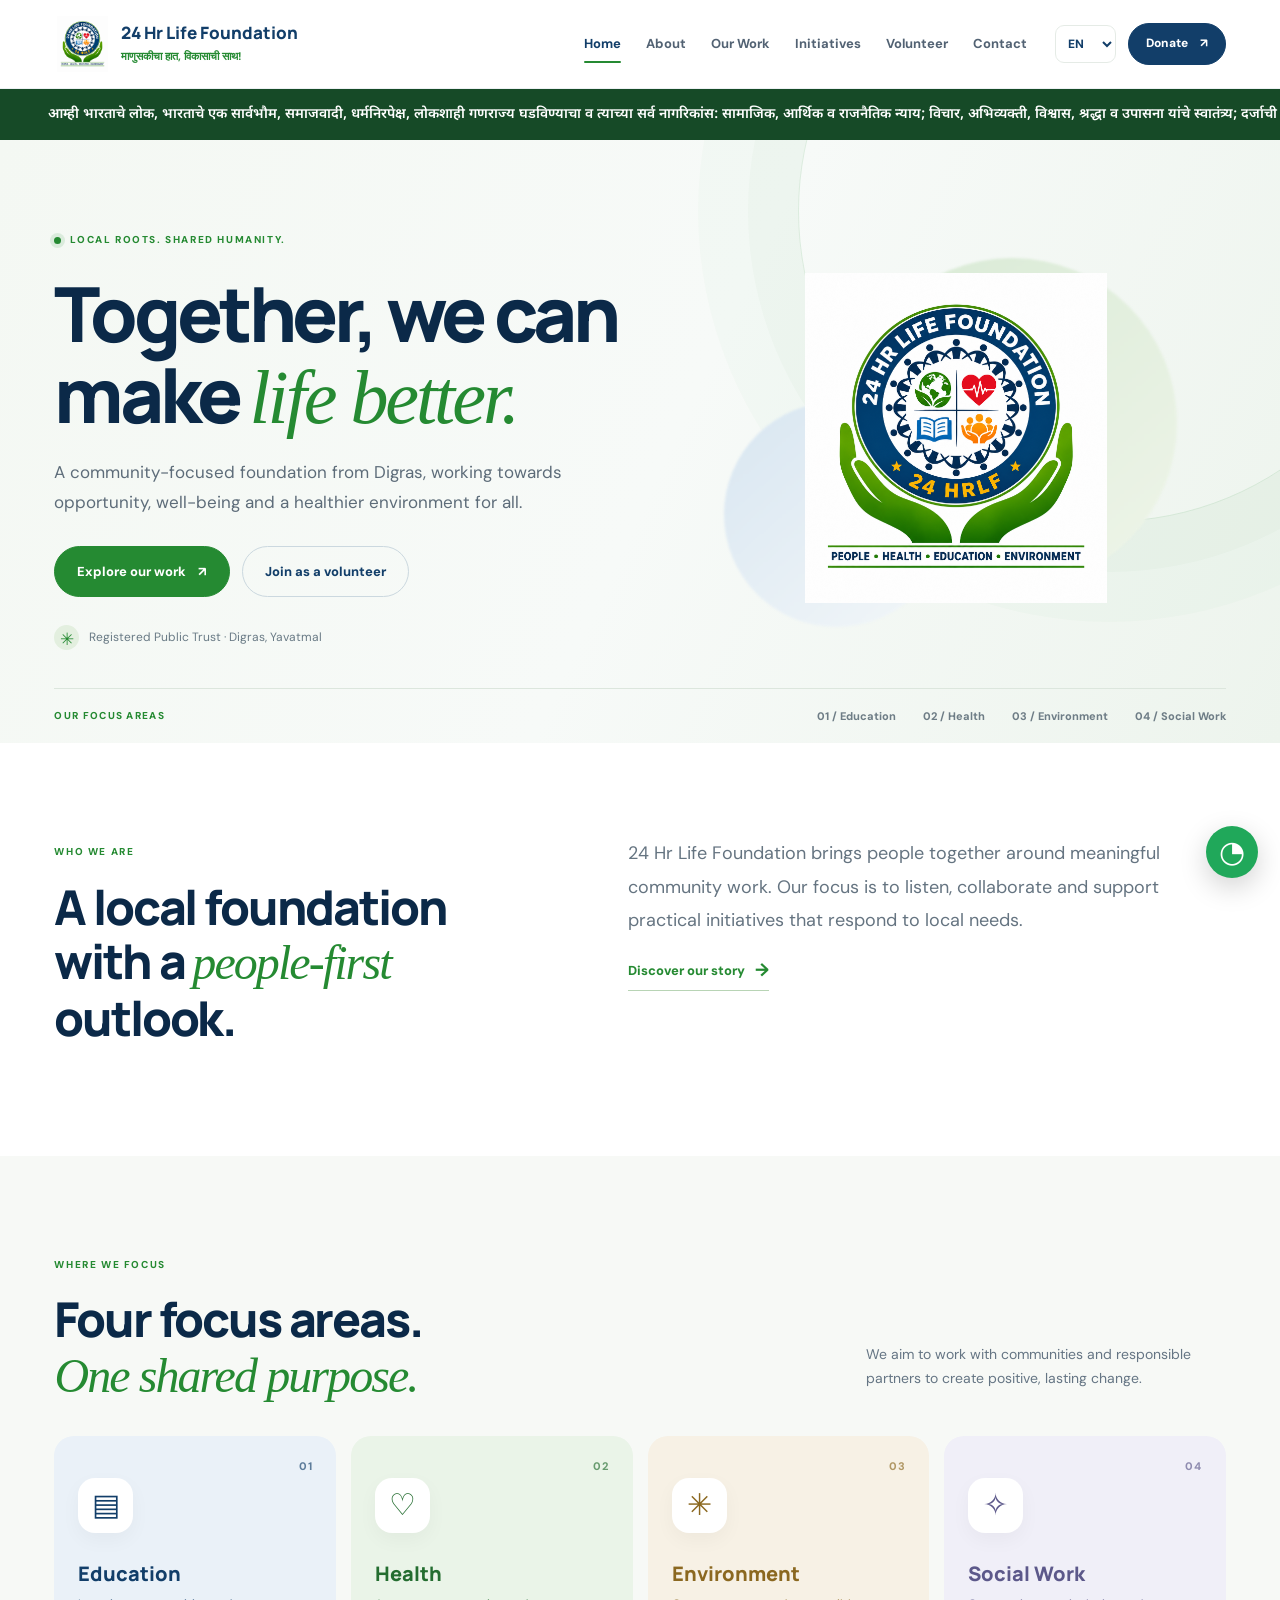
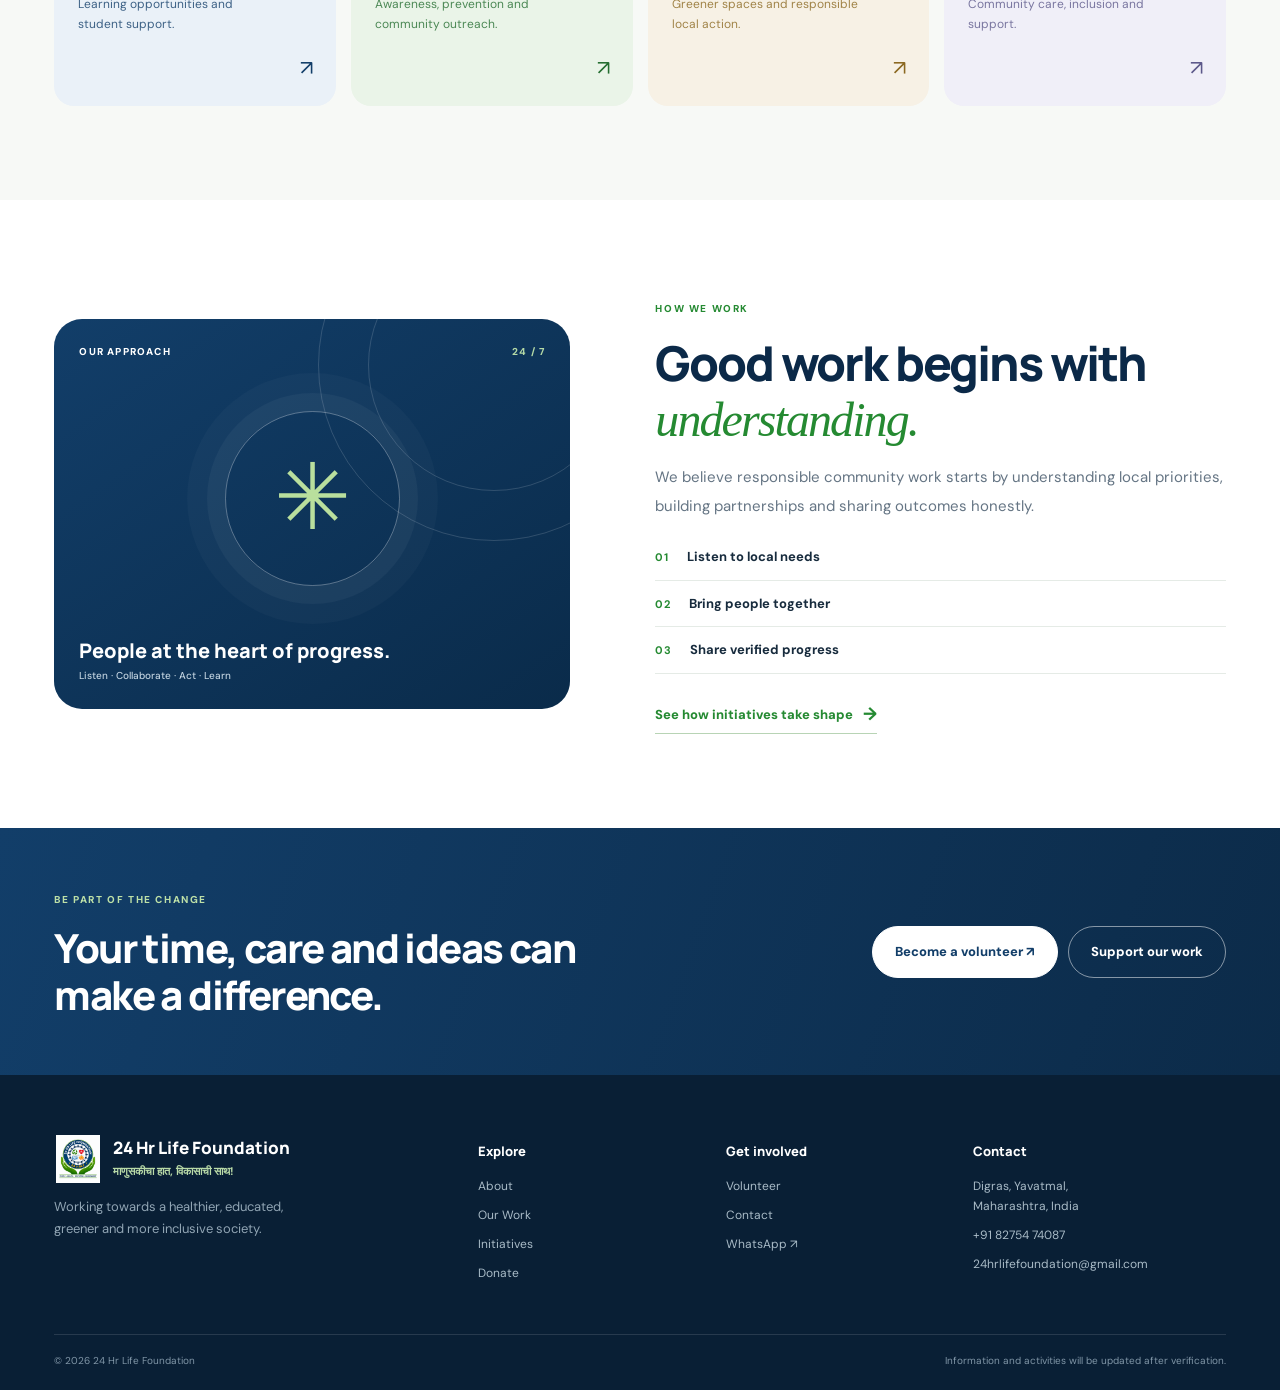
<file: index.html>
<!doctype html><html lang="en"><head><meta charset="utf-8"><meta name="viewport" content="width=device-width, initial-scale=1"><meta name="theme-color" content="#123e69"><meta name="description" content="24 Hr Life Foundation is a Public Trust in Digras, Yavatmal, focused on education, health, environment and social work."><meta name="google-site-verification" content="f9WTB4Z3k6Ik1pKLhSwXEQT7wN6tHqgFlhvGmWxSK6M"><title>Home | 24 Hr Life Foundation</title><link rel="preconnect" href="https://fonts.googleapis.com"><link rel="preconnect" href="https://fonts.gstatic.com" crossorigin><link href="https://fonts.googleapis.com/css2?family=DM+Sans:wght@400;500;600;700&family=Manrope:wght@400;500;600;700;800&display=swap" rel="stylesheet"><link href="https://fonts.googleapis.com/css2?family=Noto+Sans+Devanagari:wght@400;500;600;700&display=swap" rel="stylesheet"><link rel="stylesheet" href="css/style.css"></head><body>
<header class="site-header"><div class="container nav-wrap"><a class="brand" href="index.html" aria-label="24 Hr Life Foundation home"><img src="assets/foundation-logo.png" alt="24 Hr Life Foundation logo"><span><strong>24 Hr Life Foundation</strong><small>माणुसकीचा हात, विकासाची साथ!</small></span></a><button class="menu-toggle" id="menuToggle" aria-label="Open navigation" aria-expanded="false"><span></span><span></span><span></span></button><nav class="main-nav" id="mainNav" aria-label="Main navigation"><a href="index.html" data-nav="home" data-i18n="navHome">Home</a><a href="about.html" data-nav="about" data-i18n="navAbout">About</a><a href="our-work.html" data-nav="work" data-i18n="navWork">Our Work</a><a href="projects.html" data-nav="projects" data-i18n="navProjects">Initiatives</a><a href="volunteer.html" data-nav="volunteer" data-i18n="navVolunteer">Volunteer</a><a href="contact.html" data-nav="contact" data-i18n="navContact">Contact</a></nav><div class="nav-actions"><label class="sr-only" for="languageSelect">Select language</label><select id="languageSelect" class="language-select"><option value="en">EN</option><option value="hi">हिंदी</option><option value="mr">मराठी</option></select><a class="button button--small button--donate" href="donate.html" data-i18n="navDonate">Donate <span>↗</span></a></div></div></header><section class="constitution-ticker" aria-label="भारतीय संविधानाची उद्देशिका" tabindex="0"><div class="ticker__track"><p class="ticker__text">आम्ही भारताचे लोक, भारताचे एक सार्वभौम, समाजवादी, धर्मनिरपेक्ष, लोकशाही गणराज्य घडविण्याचा व त्याच्या सर्व नागरिकांस: सामाजिक, आर्थिक व राजनैतिक न्याय; विचार, अभिव्यक्ती, विश्वास, श्रद्धा व उपासना यांचे स्वातंत्र्य; दर्जाची व संधीची समानता; निश्चितपणे प्राप्त करून देण्याचा आणि त्या सर्वांमध्ये व्यक्तीची प्रतिष्ठा व राष्ट्राची एकता आणि एकात्मता यांचे आश्वासन देणारी बंधुता प्रवर्धित करण्याचा संकल्पपूर्वक निर्धार करून; आमच्या संविधानसभेत आज दिनांक सव्वीस नोव्हेंबर, १९४९ रोजी याद्वारे हे संविधान अंगीकृत आणि अधिनियमित करून स्वतःप्रत अर्पण करीत आहोत.</p><p class="ticker__text" aria-hidden="true">आम्ही भारताचे लोक, भारताचे एक सार्वभौम, समाजवादी, धर्मनिरपेक्ष, लोकशाही गणराज्य घडविण्याचा व त्याच्या सर्व नागरिकांस: सामाजिक, आर्थिक व राजनैतिक न्याय; विचार, अभिव्यक्ती, विश्वास, श्रद्धा व उपासना यांचे स्वातंत्र्य; दर्जाची व संधीची समानता; निश्चितपणे प्राप्त करून देण्याचा आणि त्या सर्वांमध्ये व्यक्तीची प्रतिष्ठा व राष्ट्राची एकता आणि एकात्मता यांचे आश्वासन देणारी बंधुता प्रवर्धित करण्याचा संकल्पपूर्वक निर्धार करून; आमच्या संविधानसभेत आज दिनांक सव्वीस नोव्हेंबर, १९४९ रोजी याद्वारे हे संविधान अंगीकृत आणि अधिनियमित करून स्वतःप्रत अर्पण करीत आहोत.</p></div></section><main><section class="hero"><div class="container hero-grid"><div class="hero-copy"><div class="eyebrow"><span class="eyebrow-dot"></span><span data-i18n="heroEyebrow">LOCAL ROOTS. SHARED HUMANITY.</span></div><h1 data-i18n="heroTitle">Together, we can make <em>life better.</em></h1><p class="hero-lead" data-i18n="heroText">A community-focused foundation from Digras, working towards opportunity, well-being and a healthier environment for all.</p><div class="hero-actions"><a class="button" href="our-work.html" data-i18n="exploreWork">Explore our work <span>↗</span></a><a class="button button--outline" href="volunteer.html" data-i18n="joinUs">Join as a volunteer</a></div><div class="hero-proof"><span class="proof-mark">✳</span><span data-i18n="heroTrust">Registered Public Trust · Digras, Yavatmal</span></div></div><div class="hero-art"><div class="hero-art__orb orb-one"></div><div class="hero-art__orb orb-two"></div><img class="hero-logo" src="assets/foundation-logo.png" alt="24 Hr Life Foundation emblem"></div></div><div class="hero-bottom container"><span data-i18n="heroBottom">OUR FOCUS AREAS</span><div><span>01 / Education</span><span>02 / Health</span><span>03 / Environment</span><span>04 / Social Work</span></div></div></section>
<section class="section intro-section"><div class="container intro-grid"><div><span class="eyebrow" data-i18n="whoEyebrow">WHO WE ARE</span><h2 data-i18n="introTitle">A local foundation with a <em>people-first</em> outlook.</h2></div><div><p class="large-copy" data-i18n="introText">24 Hr Life Foundation brings people together around meaningful community work. Our focus is to listen, collaborate and support practical initiatives that respond to local needs.</p><a class="text-link" href="about.html" data-i18n="readAbout">Discover our story <span>→</span></a></div></div></section>
<section class="section focus-section"><div class="container"><div class="section-heading"><div><span class="eyebrow" data-i18n="focusEyebrow">WHERE WE FOCUS</span><h2 data-i18n="focusTitle">Four focus areas.<br><em>One shared purpose.</em></h2></div><p data-i18n="focusText">We aim to work with communities and responsible partners to create positive, lasting change.</p></div><div class="focus-grid"><a class="focus-card focus-card--blue" href="our-work.html#education"><span class="focus-number">01</span><span class="focus-icon">▤</span><h3 data-i18n="education">Education</h3><p data-i18n="educationDesc">Learning opportunities and student support.</p><span class="card-arrow">↗</span></a><a class="focus-card focus-card--green" href="our-work.html#health"><span class="focus-number">02</span><span class="focus-icon">♡</span><h3 data-i18n="health">Health</h3><p data-i18n="healthDesc">Awareness, prevention and community outreach.</p><span class="card-arrow">↗</span></a><a class="focus-card focus-card--sand" href="our-work.html#environment"><span class="focus-number">03</span><span class="focus-icon">✳</span><h3 data-i18n="environment">Environment</h3><p data-i18n="environmentDesc">Greener spaces and responsible local action.</p><span class="card-arrow">↗</span></a><a class="focus-card focus-card--lavender" href="our-work.html#social"><span class="focus-number">04</span><span class="focus-icon">✧</span><h3 data-i18n="socialWork">Social Work</h3><p data-i18n="socialDesc">Community care, inclusion and support.</p><span class="card-arrow">↗</span></a></div></div></section>
<section class="section story-section"><div class="container story-grid"><div class="story-panel"><div class="story-panel__top"><span data-i18n="ourApproach">OUR APPROACH</span><span>24 / 7</span></div><div class="story-symbol">✳</div><div class="story-panel__bottom"><b data-i18n="approachTitle">People at the heart of progress.</b><span data-i18n="approachSub">Listen · Collaborate · Act · Learn</span></div></div><div class="story-copy"><span class="eyebrow" data-i18n="approachEyebrow">HOW WE WORK</span><h2 data-i18n="approachHeading">Good work begins with <em>understanding.</em></h2><p data-i18n="approachText">We believe responsible community work starts by understanding local priorities, building partnerships and sharing outcomes honestly.</p><div class="mini-steps"><div><b>01</b><span data-i18n="listen">Listen to local needs</span></div><div><b>02</b><span data-i18n="partner">Bring people together</span></div><div><b>03</b><span data-i18n="share">Share verified progress</span></div></div><a class="text-link" href="projects.html" data-i18n="seeInitiatives">See how initiatives take shape <span>→</span></a></div></div></section>
<section class="cta-band"><div class="container cta-band__inner"><div><span class="eyebrow eyebrow--light" data-i18n="bePart">BE PART OF THE CHANGE</span><h2 data-i18n="ctaHeading">Your time, care and ideas can make a difference.</h2></div><div class="cta-actions"><a class="button button--white" href="volunteer.html" data-i18n="volunteerNow">Become a volunteer ↗</a><a class="button button--glass" href="donate.html" data-i18n="supportUs">Support our work</a></div></div></section></main><footer class="site-footer"><div class="container footer-grid"><div class="footer-brand"><a class="brand brand--footer" href="index.html"><img src="assets/foundation-logo.png" alt=""><span><strong>24 Hr Life Foundation</strong><small>माणुसकीचा हात, विकासाची साथ!</small></span></a><p data-i18n="footerIntro">Working towards a healthier, educated, greener and more inclusive society.</p></div><div><h3 data-i18n="footerExplore">Explore</h3><a href="about.html" data-i18n="navAbout">About</a><a href="our-work.html" data-i18n="navWork">Our Work</a><a href="projects.html" data-i18n="navProjects">Initiatives</a><a href="donate.html" data-i18n="navDonate">Donate</a></div><div><h3 data-i18n="footerGetInvolved">Get involved</h3><a href="volunteer.html" data-i18n="navVolunteer">Volunteer</a><a href="contact.html" data-i18n="navContact">Contact</a><a href="https://wa.me/918275474087" target="_blank" rel="noopener">WhatsApp ↗</a></div><div><h3 data-i18n="footerContact">Contact</h3><p>Digras, Yavatmal,<br>Maharashtra, India</p><a href="tel:+918275474087">+91 82754 74087</a><p class="muted"><a href="mailto:24hrlifefoundation@gmail.com">24hrlifefoundation@gmail.com</a></p></div></div><div class="container footer-bottom"><span>© <span id="year"></span> 24 Hr Life Foundation</span><span data-i18n="footerNote">Information and activities will be updated after verification.</span></div></footer><a class="floating-whatsapp" href="https://wa.me/918275474087" target="_blank" rel="noopener" aria-label="Chat on WhatsApp">◔</a><script src="js/translations.js"></script><script src="js/main.js"></script></body></html>
</file>
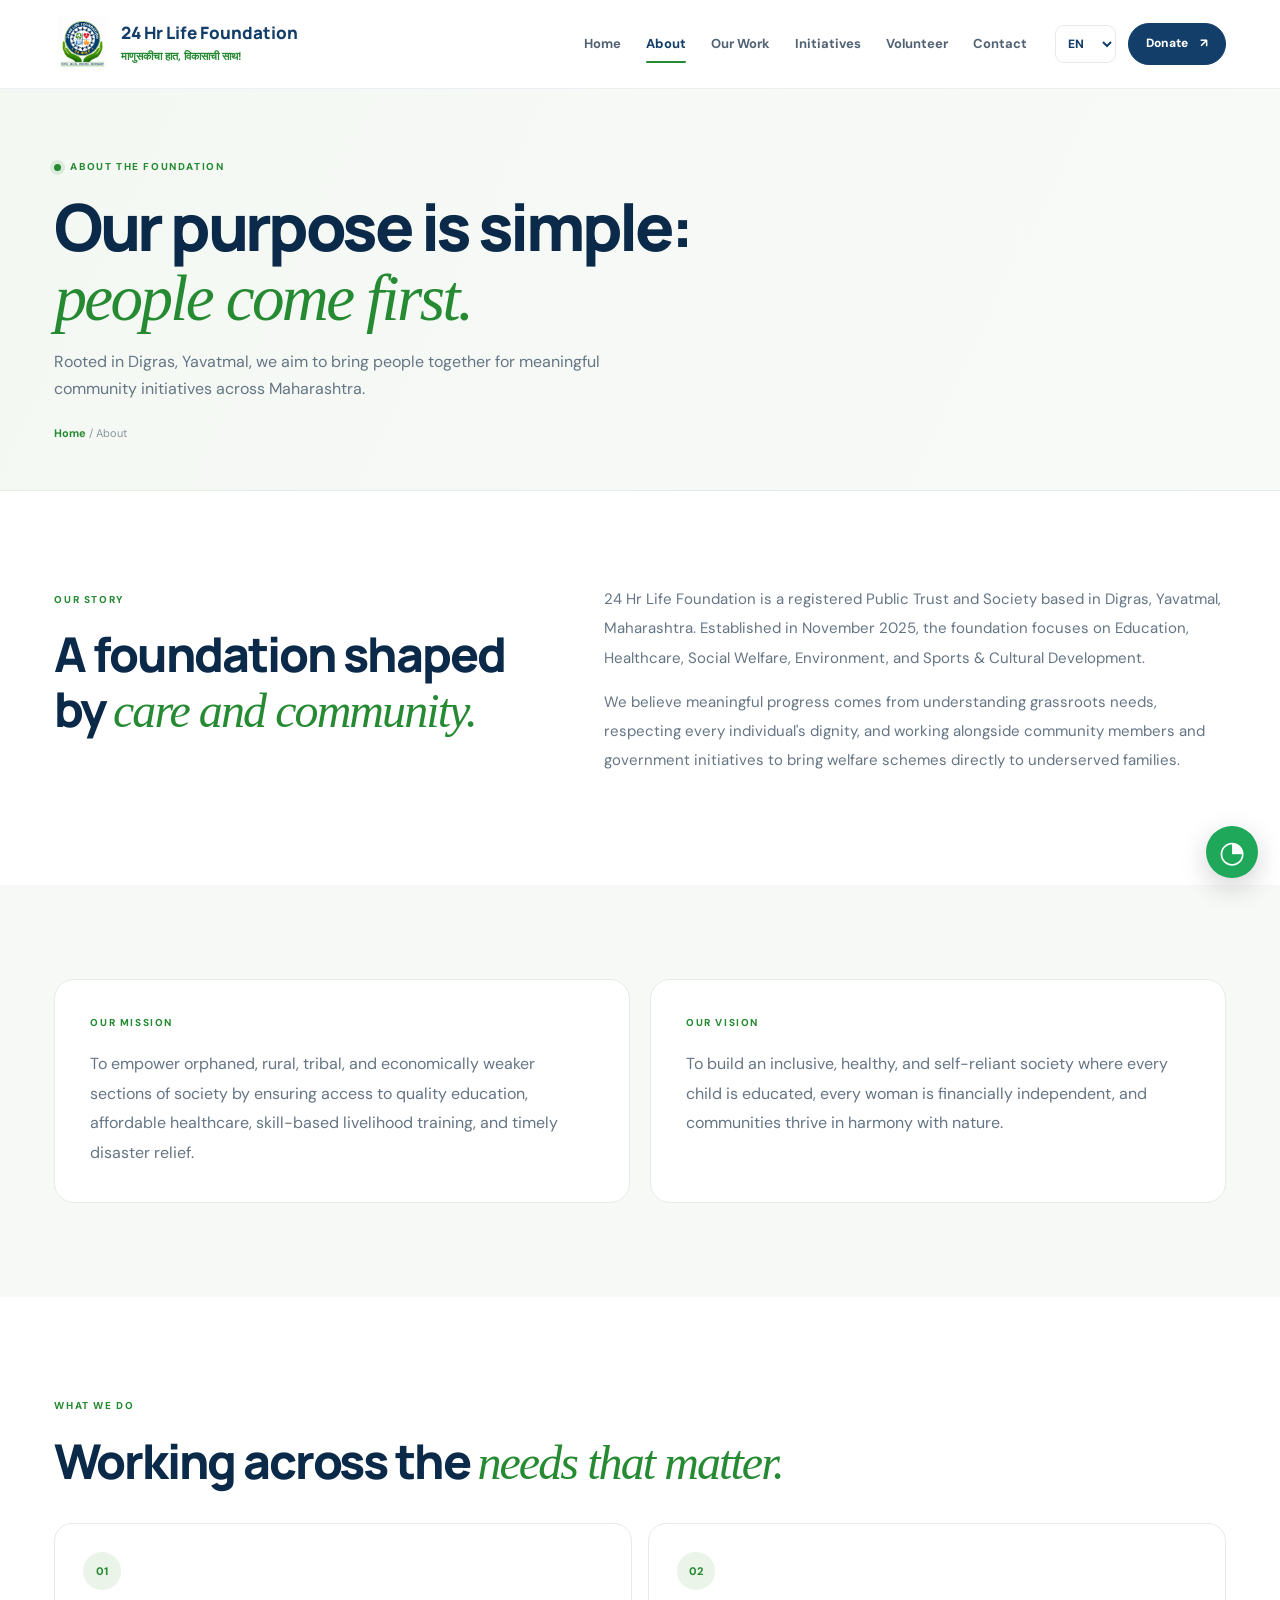
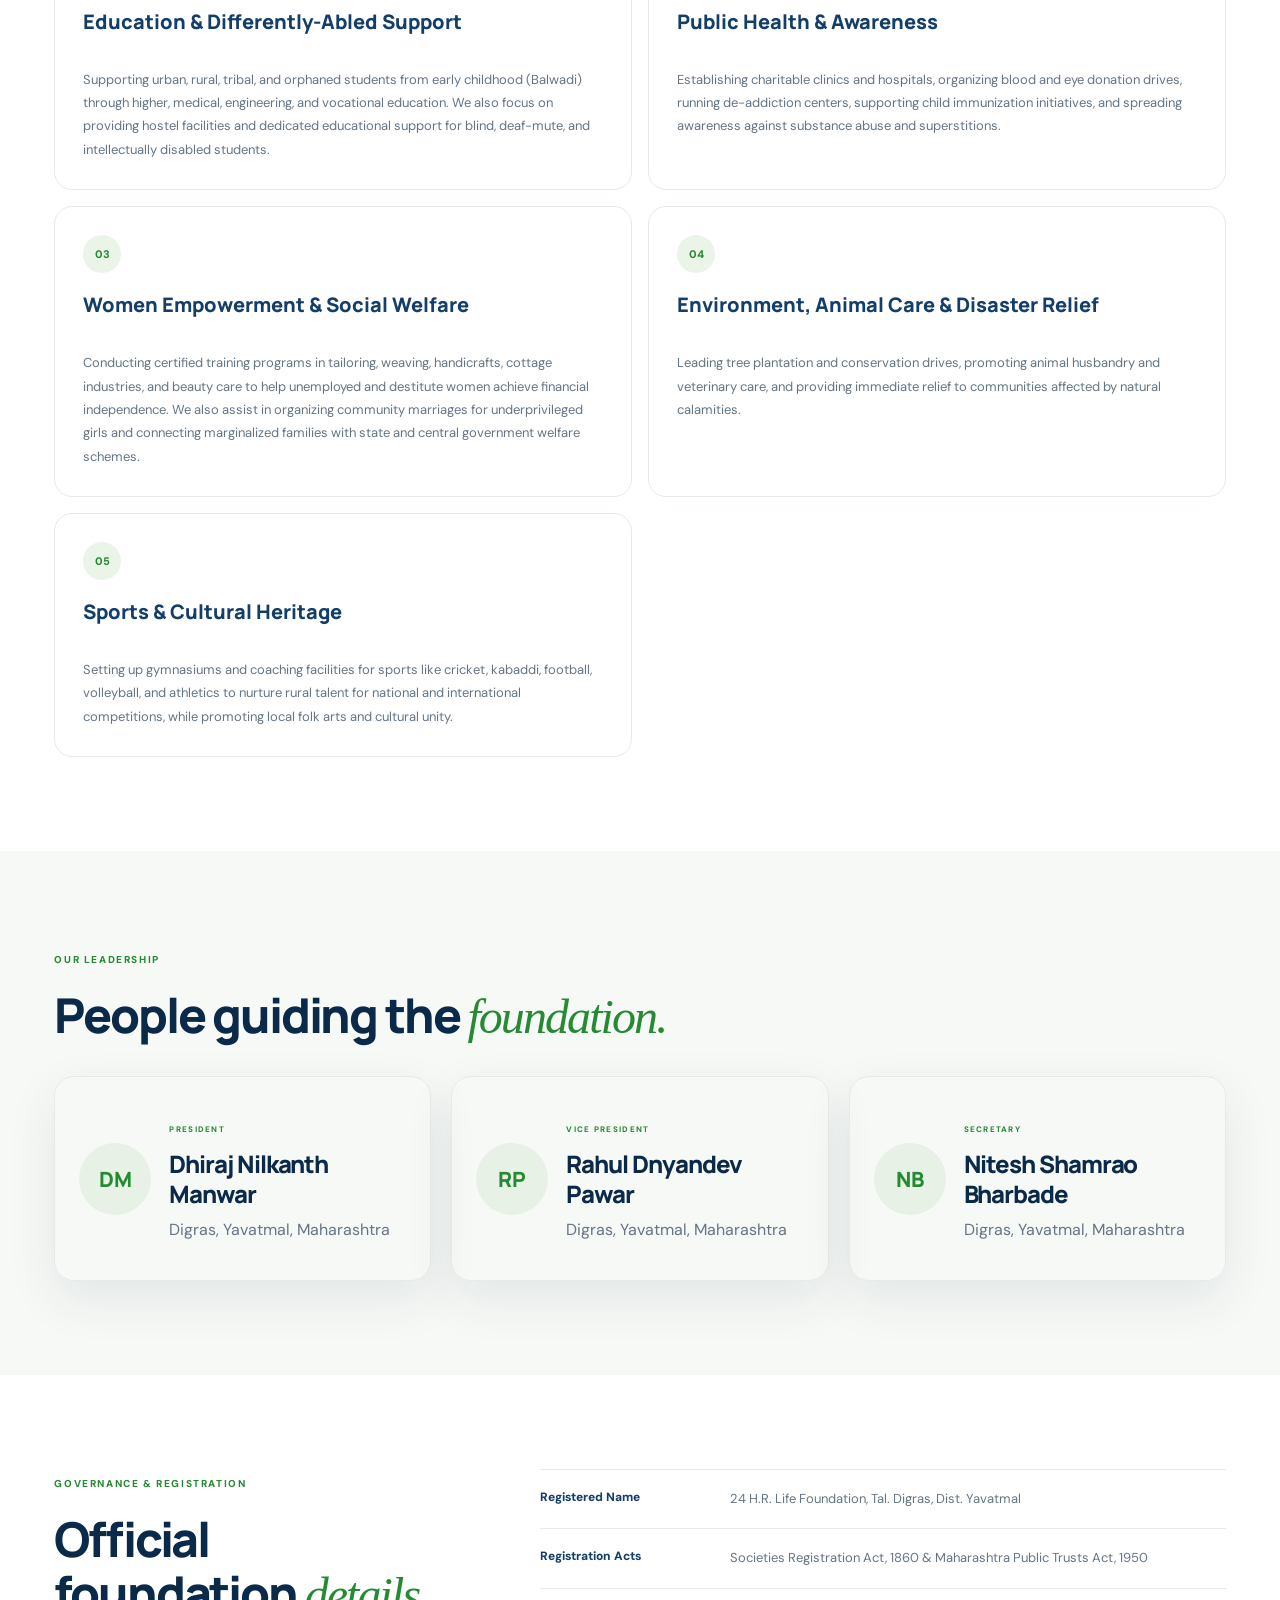
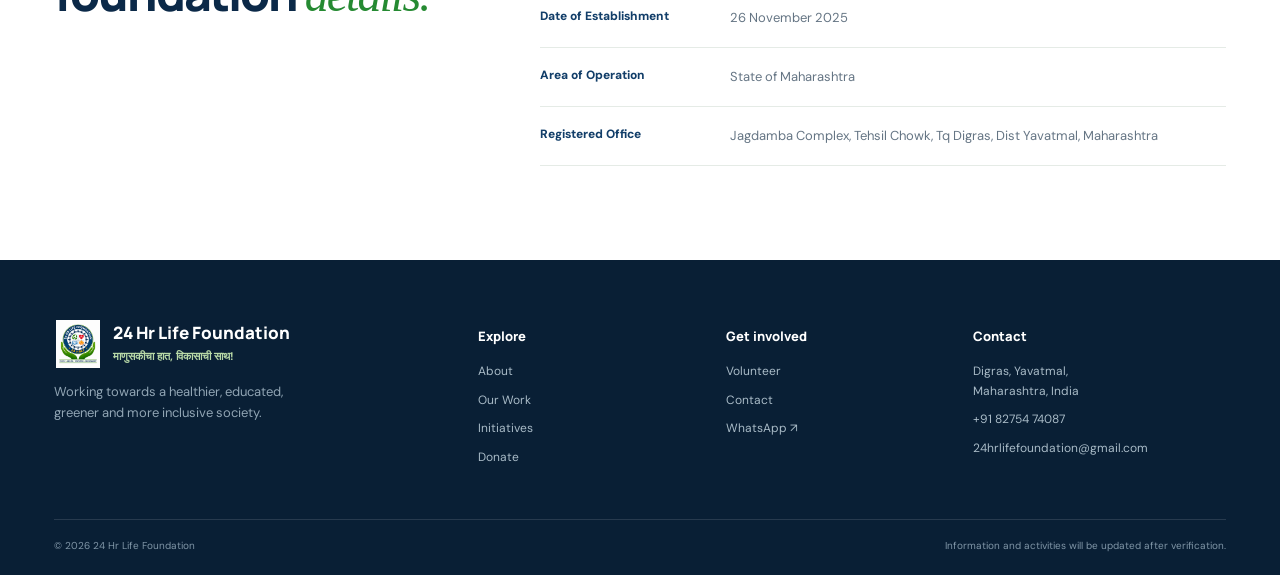
<file: about.html>
<!doctype html><html lang="en"><head><meta charset="utf-8"><meta name="viewport" content="width=device-width, initial-scale=1"><meta name="theme-color" content="#123e69"><meta name="description" content="Learn about 24 Hr Life Foundation, its purpose, values and leadership in Digras, Yavatmal."><title>About Us | 24 Hr Life Foundation</title><link rel="preconnect" href="https://fonts.googleapis.com"><link rel="preconnect" href="https://fonts.gstatic.com" crossorigin><link href="https://fonts.googleapis.com/css2?family=DM+Sans:wght@400;500;600;700&family=Manrope:wght@400;500;600;700;800&display=swap" rel="stylesheet"><link rel="stylesheet" href="css/style.css"></head><body>
<header class="site-header"><div class="container nav-wrap"><a class="brand" href="index.html" aria-label="24 Hr Life Foundation home"><img src="assets/foundation-logo.png" alt="24 Hr Life Foundation logo"><span><strong>24 Hr Life Foundation</strong><small>माणुसकीचा हात, विकासाची साथ!</small></span></a><button class="menu-toggle" id="menuToggle" aria-label="Open navigation" aria-expanded="false"><span></span><span></span><span></span></button><nav class="main-nav" id="mainNav" aria-label="Main navigation"><a href="index.html" data-nav="home" data-i18n="navHome">Home</a><a href="about.html" data-nav="about" data-i18n="navAbout">About</a><a href="our-work.html" data-nav="work" data-i18n="navWork">Our Work</a><a href="projects.html" data-nav="projects" data-i18n="navProjects">Initiatives</a><a href="volunteer.html" data-nav="volunteer" data-i18n="navVolunteer">Volunteer</a><a href="contact.html" data-nav="contact" data-i18n="navContact">Contact</a></nav><div class="nav-actions"><label class="sr-only" for="languageSelect">Select language</label><select id="languageSelect" class="language-select"><option value="en">EN</option><option value="hi">हिंदी</option><option value="mr">मराठी</option></select><a class="button button--small button--donate" href="donate.html" data-i18n="navDonate">Donate <span>↗</span></a></div></div></header><main>
<section class="page-hero"><div class="container"><div class="eyebrow"><span class="eyebrow-dot"></span>ABOUT THE FOUNDATION</div><h1>Our purpose is simple:<br><em>people come first.</em></h1><p>Rooted in Digras, Yavatmal, we aim to bring people together for meaningful community initiatives across Maharashtra.</p><div class="breadcrumb"><a href="index.html">Home</a> / About</div></div></section>

<section class="section"><div class="container two-col"><div><span class="eyebrow">OUR STORY</span><h2>A foundation shaped by <em>care and community.</em></h2></div><div class="prose"><p>24 Hr Life Foundation is a registered Public Trust and Society based in Digras, Yavatmal, Maharashtra. Established in November 2025, the foundation focuses on Education, Healthcare, Social Welfare, Environment, and Sports &amp; Cultural Development.</p><p>We believe meaningful progress comes from understanding grassroots needs, respecting every individual's dignity, and working alongside community members and government initiatives to bring welfare schemes directly to underserved families.</p></div></div></section>

<section class="section section--tint"><div class="container mission-grid"><article class="mission-card"><span class="eyebrow">OUR MISSION</span><p>To empower orphaned, rural, tribal, and economically weaker sections of society by ensuring access to quality education, affordable healthcare, skill-based livelihood training, and timely disaster relief.</p></article><article class="mission-card"><span class="eyebrow">OUR VISION</span><p>To build an inclusive, healthy, and self-reliant society where every child is educated, every woman is financially independent, and communities thrive in harmony with nature.</p></article></div></section>

<section class="section"><div class="container"><div class="section-heading"><div><span class="eyebrow">WHAT WE DO</span><h2>Working across the <em>needs that matter.</em></h2></div></div><div class="work-category-grid">
<article><span>01</span><h3>Education &amp; Differently-Abled Support</h3><p>Supporting urban, rural, tribal, and orphaned students from early childhood (Balwadi) through higher, medical, engineering, and vocational education. We also focus on providing hostel facilities and dedicated educational support for blind, deaf-mute, and intellectually disabled students.</p></article>
<article><span>02</span><h3>Public Health &amp; Awareness</h3><p>Establishing charitable clinics and hospitals, organizing blood and eye donation drives, running de-addiction centers, supporting child immunization initiatives, and spreading awareness against substance abuse and superstitions.</p></article>
<article><span>03</span><h3>Women Empowerment &amp; Social Welfare</h3><p>Conducting certified training programs in tailoring, weaving, handicrafts, cottage industries, and beauty care to help unemployed and destitute women achieve financial independence. We also assist in organizing community marriages for underprivileged girls and connecting marginalized families with state and central government welfare schemes.</p></article>
<article><span>04</span><h3>Environment, Animal Care &amp; Disaster Relief</h3><p>Leading tree plantation and conservation drives, promoting animal husbandry and veterinary care, and providing immediate relief to communities affected by natural calamities.</p></article>
<article><span>05</span><h3>Sports &amp; Cultural Heritage</h3><p>Setting up gymnasiums and coaching facilities for sports like cricket, kabaddi, football, volleyball, and athletics to nurture rural talent for national and international competitions, while promoting local folk arts and cultural unity.</p></article>
</div></div></section>

<section class="section section--tint"><div class="container"><div class="section-heading"><div><span class="eyebrow">OUR LEADERSHIP</span><h2>People guiding the <em>foundation.</em></h2></div></div><div class="leadership-grid"><div class="founder-card"><div class="founder-monogram">DM</div><div><span class="eyebrow">PRESIDENT</span><h2>Dhiraj Nilkanth Manwar</h2><p>Digras, Yavatmal, Maharashtra</p></div></div><div class="founder-card"><div class="founder-monogram">RP</div><div><span class="eyebrow">VICE PRESIDENT</span><h2>Rahul Dnyandev Pawar</h2><p>Digras, Yavatmal, Maharashtra</p></div></div><div class="founder-card"><div class="founder-monogram">NB</div><div><span class="eyebrow">SECRETARY</span><h2>Nitesh Shamrao Bharbade</h2><p>Digras, Yavatmal, Maharashtra</p></div></div></div></div></section>

<section class="section"><div class="container governance-grid"><div><span class="eyebrow">GOVERNANCE &amp; REGISTRATION</span><h2>Official foundation <em>details.</em></h2></div><dl class="governance-list"><div><dt>Registered Name</dt><dd>24 H.R. Life Foundation, Tal. Digras, Dist. Yavatmal</dd></div><div><dt>Registration Acts</dt><dd>Societies Registration Act, 1860 &amp; Maharashtra Public Trusts Act, 1950</dd></div><div><dt>Date of Establishment</dt><dd>26 November 2025</dd></div><div><dt>Area of Operation</dt><dd>State of Maharashtra</dd></div><div><dt>Registered Office</dt><dd>Jagdamba Complex, Tehsil Chowk, Tq Digras, Dist Yavatmal, Maharashtra</dd></div></dl></div></section>
</main><footer class="site-footer"><div class="container footer-grid"><div class="footer-brand"><a class="brand brand--footer" href="index.html"><img src="assets/foundation-logo.png" alt=""><span><strong>24 Hr Life Foundation</strong><small>माणुसकीचा हात, विकासाची साथ!</small></span></a><p data-i18n="footerIntro">Working towards a healthier, educated, greener and more inclusive society.</p></div><div><h3 data-i18n="footerExplore">Explore</h3><a href="about.html" data-i18n="navAbout">About</a><a href="our-work.html" data-i18n="navWork">Our Work</a><a href="projects.html" data-i18n="navProjects">Initiatives</a><a href="donate.html" data-i18n="navDonate">Donate</a></div><div><h3 data-i18n="footerGetInvolved">Get involved</h3><a href="volunteer.html" data-i18n="navVolunteer">Volunteer</a><a href="contact.html" data-i18n="navContact">Contact</a><a href="https://wa.me/918275474087" target="_blank" rel="noopener">WhatsApp ↗</a></div><div><h3 data-i18n="footerContact">Contact</h3><p>Digras, Yavatmal,<br>Maharashtra, India</p><a href="tel:+918275474087">+91 82754 74087</a><p class="muted"><a href="mailto:24hrlifefoundation@gmail.com">24hrlifefoundation@gmail.com</a></p></div></div><div class="container footer-bottom"><span>© <span id="year"></span> 24 Hr Life Foundation</span><span data-i18n="footerNote">Information and activities will be updated after verification.</span></div></footer><a class="floating-whatsapp" href="https://wa.me/918275474087" target="_blank" rel="noopener" aria-label="Chat on WhatsApp">◔</a><script src="js/translations.js"></script><script src="js/main.js"></script></body></html>
</file>
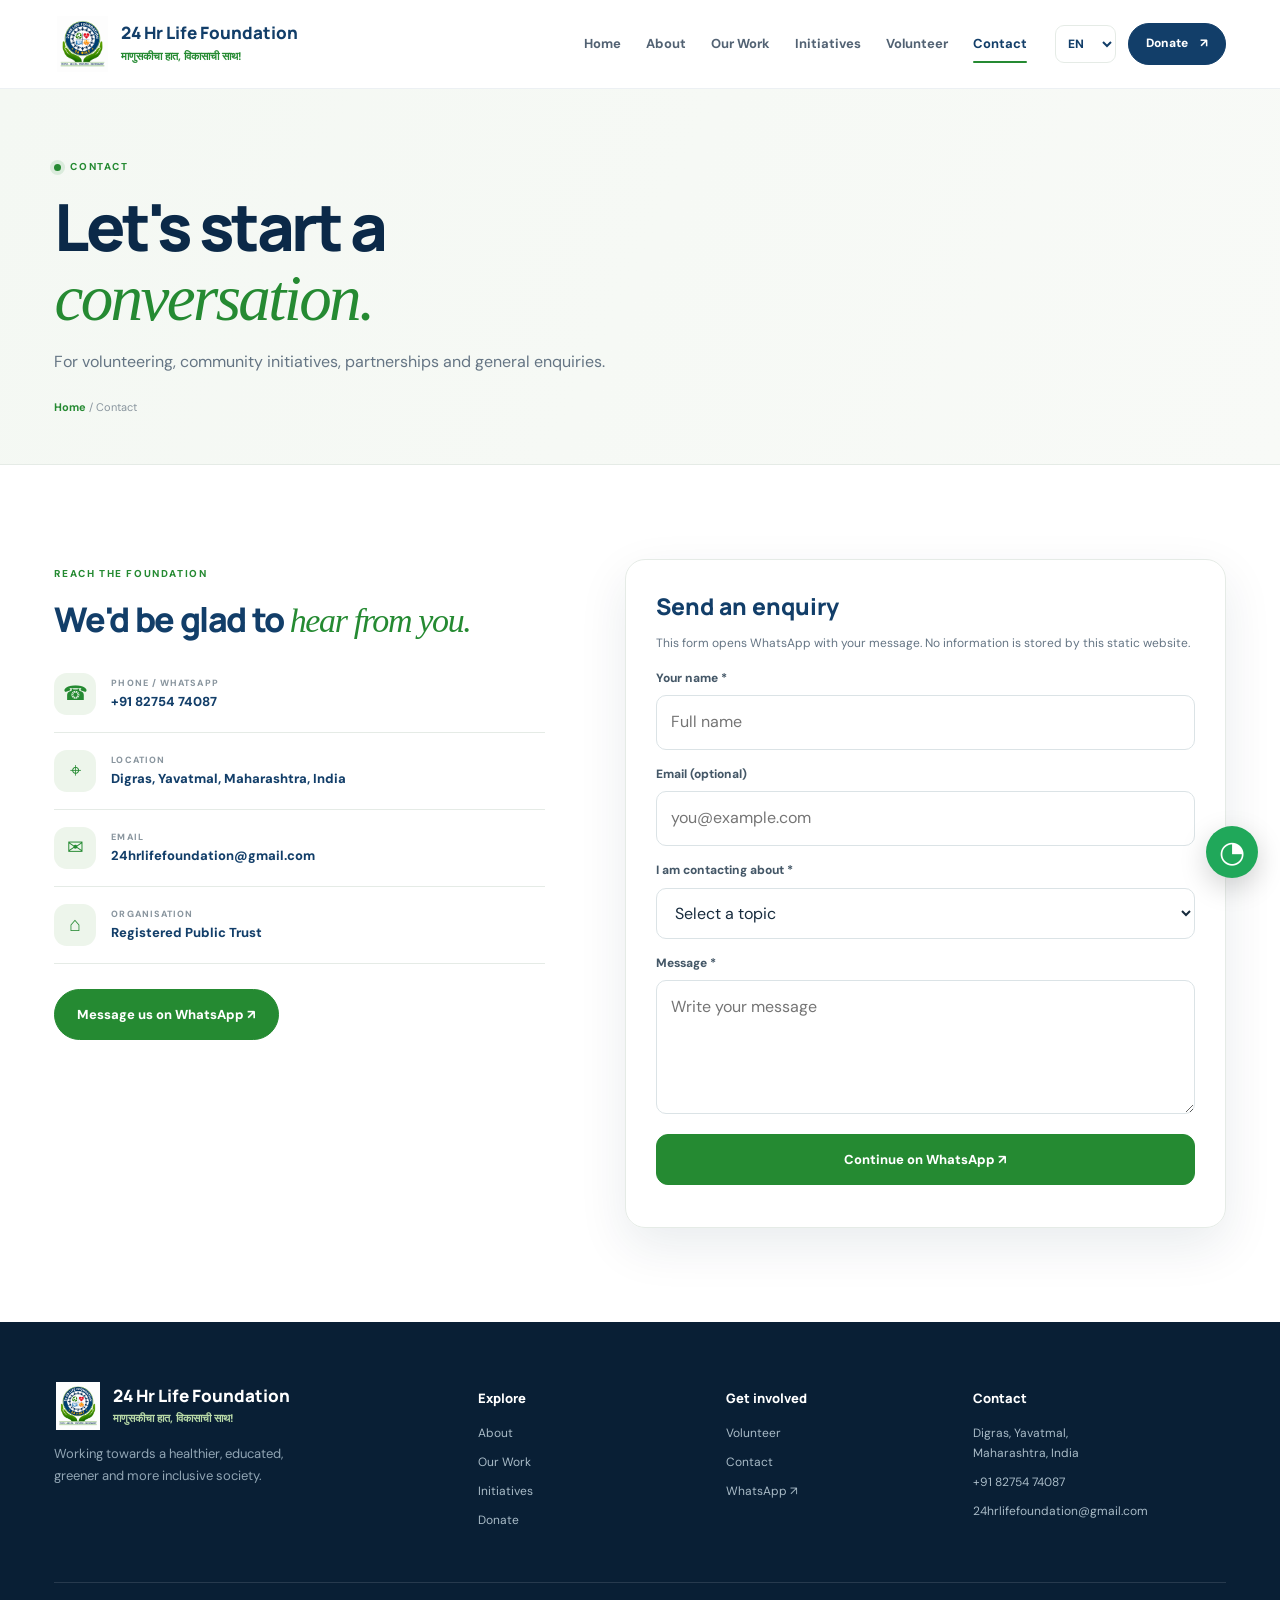
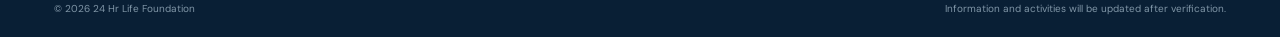
<file: contact.html>
<!doctype html><html lang="en"><head><meta charset="utf-8"><meta name="viewport" content="width=device-width, initial-scale=1"><meta name="theme-color" content="#123e69"><meta name="description" content="Contact 24 Hr Life Foundation in Digras, Yavatmal, Maharashtra."><title>Contact | 24 Hr Life Foundation</title><link rel="preconnect" href="https://fonts.googleapis.com"><link rel="preconnect" href="https://fonts.gstatic.com" crossorigin><link href="https://fonts.googleapis.com/css2?family=DM+Sans:wght@400;500;600;700&family=Manrope:wght@400;500;600;700;800&display=swap" rel="stylesheet"><link rel="stylesheet" href="css/style.css"></head><body>
<header class="site-header"><div class="container nav-wrap"><a class="brand" href="index.html" aria-label="24 Hr Life Foundation home"><img src="assets/foundation-logo.png" alt="24 Hr Life Foundation logo"><span><strong>24 Hr Life Foundation</strong><small>माणुसकीचा हात, विकासाची साथ!</small></span></a><button class="menu-toggle" id="menuToggle" aria-label="Open navigation" aria-expanded="false"><span></span><span></span><span></span></button><nav class="main-nav" id="mainNav" aria-label="Main navigation"><a href="index.html" data-nav="home" data-i18n="navHome">Home</a><a href="about.html" data-nav="about" data-i18n="navAbout">About</a><a href="our-work.html" data-nav="work" data-i18n="navWork">Our Work</a><a href="projects.html" data-nav="projects" data-i18n="navProjects">Initiatives</a><a href="volunteer.html" data-nav="volunteer" data-i18n="navVolunteer">Volunteer</a><a href="contact.html" data-nav="contact" data-i18n="navContact">Contact</a></nav><div class="nav-actions"><label class="sr-only" for="languageSelect">Select language</label><select id="languageSelect" class="language-select"><option value="en">EN</option><option value="hi">हिंदी</option><option value="mr">मराठी</option></select><a class="button button--small button--donate" href="donate.html" data-i18n="navDonate">Donate <span>↗</span></a></div></div></header><main><section class="page-hero"><div class="container"><div class="eyebrow"><span class="eyebrow-dot"></span>CONTACT</div><h1>Let's start a <em>conversation.</em></h1><p>For volunteering, community initiatives, partnerships and general enquiries.</p><div class="breadcrumb"><a href="index.html">Home</a> / Contact</div></div></section><section class="section"><div class="container contact-layout"><div><span class="eyebrow">REACH THE FOUNDATION</span><h2>We'd be glad to <em>hear from you.</em></h2><div class="contact-method"><span>☎</span><div><small>PHONE / WHATSAPP</small><a href="tel:+918275474087">+91 82754 74087</a></div></div><div class="contact-method"><span>⌖</span><div><small>LOCATION</small><b>Digras, Yavatmal, Maharashtra, India</b></div></div><div class="contact-method"><span>✉</span><div><small>EMAIL</small><a href="mailto:24hrlifefoundation@gmail.com">24hrlifefoundation@gmail.com</a></div></div><div class="contact-method"><span>⌂</span><div><small>ORGANISATION</small><b>Registered Public Trust</b></div></div><a class="button" href="https://wa.me/918275474087" target="_blank" rel="noopener">Message us on WhatsApp ↗</a></div><form class="form-card" id="contactForm"><h3>Send an enquiry</h3><p class="muted">This form opens WhatsApp with your message. No information is stored by this static website.</p><label class="field-label" for="contactName">Your name *</label><input class="text-input" id="contactName" required placeholder="Full name"><label class="field-label" for="contactEmail">Email (optional)</label><input class="text-input" id="contactEmail" type="email" placeholder="you@example.com"><label class="field-label" for="contactTopic">I am contacting about *</label><select class="text-input" id="contactTopic" required><option value="">Select a topic</option><option>Volunteering</option><option>Donation enquiry</option><option>Partnership / CSR</option><option>Community initiative</option><option>General enquiry</option></select><label class="field-label" for="contactMessage">Message *</label><textarea class="text-input" id="contactMessage" rows="4" required placeholder="Write your message"></textarea><button class="button button--full" type="submit">Continue on WhatsApp ↗</button><p class="form-status" id="contactStatus" aria-live="polite"></p></form></div></section></main><footer class="site-footer"><div class="container footer-grid"><div class="footer-brand"><a class="brand brand--footer" href="index.html"><img src="assets/foundation-logo.png" alt=""><span><strong>24 Hr Life Foundation</strong><small>माणुसकीचा हात, विकासाची साथ!</small></span></a><p data-i18n="footerIntro">Working towards a healthier, educated, greener and more inclusive society.</p></div><div><h3 data-i18n="footerExplore">Explore</h3><a href="about.html" data-i18n="navAbout">About</a><a href="our-work.html" data-i18n="navWork">Our Work</a><a href="projects.html" data-i18n="navProjects">Initiatives</a><a href="donate.html" data-i18n="navDonate">Donate</a></div><div><h3 data-i18n="footerGetInvolved">Get involved</h3><a href="volunteer.html" data-i18n="navVolunteer">Volunteer</a><a href="contact.html" data-i18n="navContact">Contact</a><a href="https://wa.me/918275474087" target="_blank" rel="noopener">WhatsApp ↗</a></div><div><h3 data-i18n="footerContact">Contact</h3><p>Digras, Yavatmal,<br>Maharashtra, India</p><a href="tel:+918275474087">+91 82754 74087</a><p class="muted"><a href="mailto:24hrlifefoundation@gmail.com">24hrlifefoundation@gmail.com</a></p></div></div><div class="container footer-bottom"><span>© <span id="year"></span> 24 Hr Life Foundation</span><span data-i18n="footerNote">Information and activities will be updated after verification.</span></div></footer><a class="floating-whatsapp" href="https://wa.me/918275474087" target="_blank" rel="noopener" aria-label="Chat on WhatsApp">◔</a><script src="js/translations.js"></script><script src="js/main.js"></script></body></html>
</file>
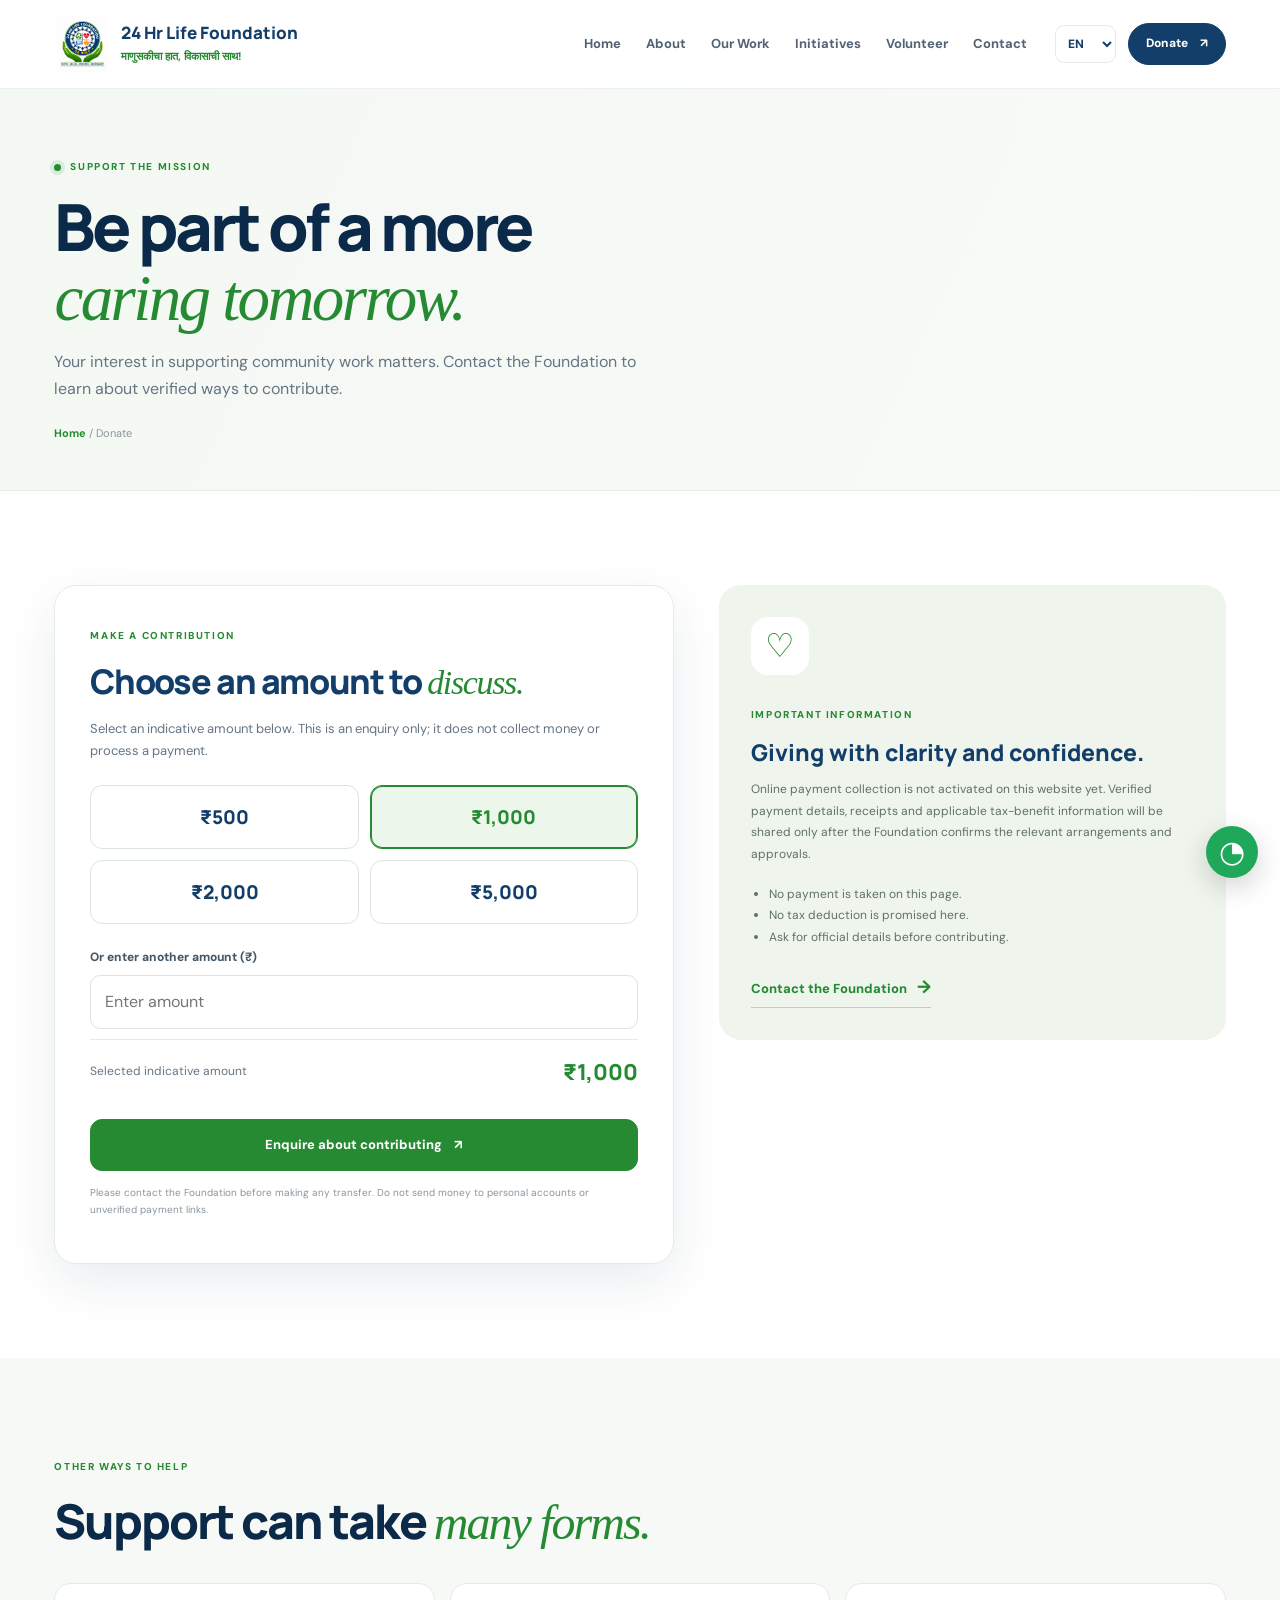
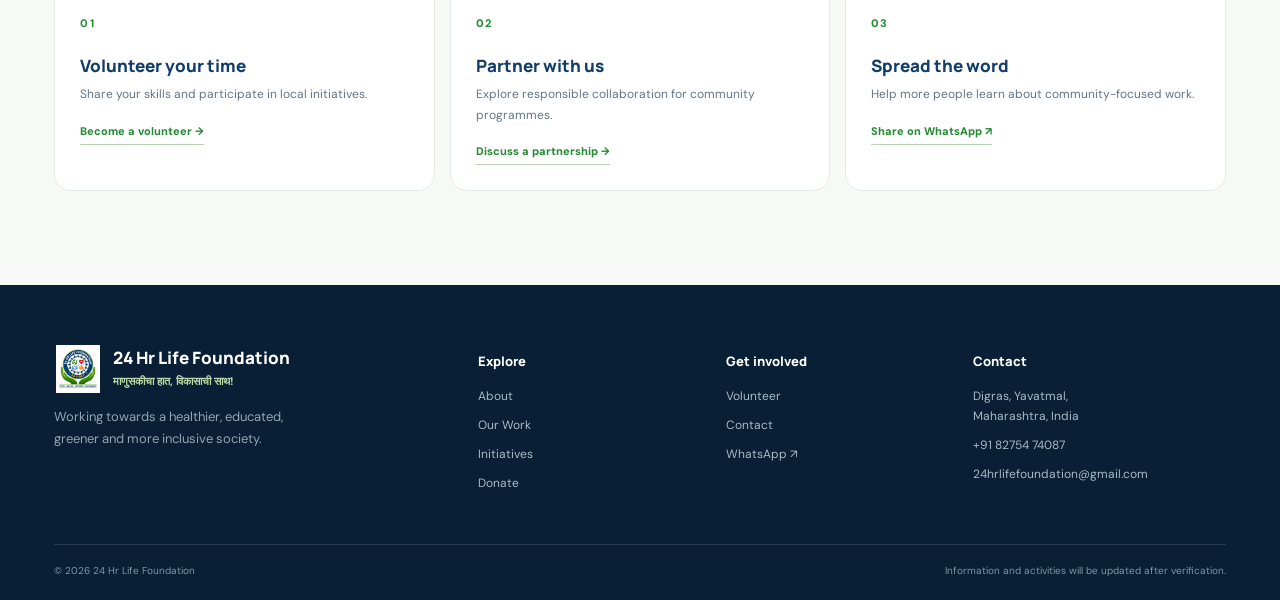
<file: donate.html>
<!doctype html><html lang="en"><head><meta charset="utf-8"><meta name="viewport" content="width=device-width, initial-scale=1"><meta name="theme-color" content="#123e69"><meta name="description" content="Learn how to enquire about supporting 24 Hr Life Foundation in Digras, Yavatmal."><title>Donate | 24 Hr Life Foundation</title><link rel="preconnect" href="https://fonts.googleapis.com"><link rel="preconnect" href="https://fonts.gstatic.com" crossorigin><link href="https://fonts.googleapis.com/css2?family=DM+Sans:wght@400;500;600;700&family=Manrope:wght@400;500;600;700;800&display=swap" rel="stylesheet"><link rel="stylesheet" href="css/style.css"></head><body>
<header class="site-header"><div class="container nav-wrap"><a class="brand" href="index.html" aria-label="24 Hr Life Foundation home"><img src="assets/foundation-logo.png" alt="24 Hr Life Foundation logo"><span><strong>24 Hr Life Foundation</strong><small>माणुसकीचा हात, विकासाची साथ!</small></span></a><button class="menu-toggle" id="menuToggle" aria-label="Open navigation" aria-expanded="false"><span></span><span></span><span></span></button><nav class="main-nav" id="mainNav" aria-label="Main navigation"><a href="index.html" data-nav="home" data-i18n="navHome">Home</a><a href="about.html" data-nav="about" data-i18n="navAbout">About</a><a href="our-work.html" data-nav="work" data-i18n="navWork">Our Work</a><a href="projects.html" data-nav="projects" data-i18n="navProjects">Initiatives</a><a href="volunteer.html" data-nav="volunteer" data-i18n="navVolunteer">Volunteer</a><a href="contact.html" data-nav="contact" data-i18n="navContact">Contact</a></nav><div class="nav-actions"><label class="sr-only" for="languageSelect">Select language</label><select id="languageSelect" class="language-select"><option value="en">EN</option><option value="hi">हिंदी</option><option value="mr">मराठी</option></select><a class="button button--small button--donate" href="donate.html" data-i18n="navDonate">Donate <span>↗</span></a></div></div></header><main><section class="page-hero page-hero--donate"><div class="container"><div class="eyebrow"><span class="eyebrow-dot"></span>SUPPORT THE MISSION</div><h1>Be part of a more<br><em>caring tomorrow.</em></h1><p>Your interest in supporting community work matters. Contact the Foundation to learn about verified ways to contribute.</p><div class="breadcrumb"><a href="index.html">Home</a> / Donate</div></div></section><section class="section"><div class="container donate-layout"><div class="donate-main"><span class="eyebrow">MAKE A CONTRIBUTION</span><h2>Choose an amount to <em>discuss.</em></h2><p class="muted">Select an indicative amount below. This is an enquiry only; it does not collect money or process a payment.</p><div class="amount-grid" id="amountGrid"><button type="button" class="amount-option" data-amount="500">₹500</button><button type="button" class="amount-option is-selected" data-amount="1000">₹1,000</button><button type="button" class="amount-option" data-amount="2000">₹2,000</button><button type="button" class="amount-option" data-amount="5000">₹5,000</button></div><label class="field-label" for="customAmount">Or enter another amount (₹)</label><input class="text-input" type="number" id="customAmount" min="1" max="10000000" placeholder="Enter amount"><div class="selected-amount">Selected indicative amount <strong id="selectedAmount">₹1,000</strong></div><a class="button button--full" id="donationEnquiry" href="https://wa.me/918275474087?text=Hello%2C%20I%20would%20like%20to%20know%20about%20supporting%2024%20Hr%20Life%20Foundation." target="_blank" rel="noopener">Enquire about contributing <span>↗</span></a><p class="fine-print">Please contact the Foundation before making any transfer. Do not send money to personal accounts or unverified payment links.</p></div><aside class="donate-aside"><div class="aside-symbol">♡</div><span class="eyebrow">IMPORTANT INFORMATION</span><h3>Giving with clarity and confidence.</h3><p>Online payment collection is not activated on this website yet. Verified payment details, receipts and applicable tax-benefit information will be shared only after the Foundation confirms the relevant arrangements and approvals.</p><ul><li>No payment is taken on this page.</li><li>No tax deduction is promised here.</li><li>Ask for official details before contributing.</li></ul><a class="text-link" href="contact.html">Contact the Foundation <span>→</span></a></aside></div></section><section class="section section--tint"><div class="container"><div class="section-heading"><div><span class="eyebrow">OTHER WAYS TO HELP</span><h2>Support can take <em>many forms.</em></h2></div></div><div class="support-grid"><article><span>01</span><h3>Volunteer your time</h3><p>Share your skills and participate in local initiatives.</p><a class="text-link" href="volunteer.html">Become a volunteer →</a></article><article><span>02</span><h3>Partner with us</h3><p>Explore responsible collaboration for community programmes.</p><a class="text-link" href="contact.html">Discuss a partnership →</a></article><article><span>03</span><h3>Spread the word</h3><p>Help more people learn about community-focused work.</p><a class="text-link" href="https://wa.me/?text=Learn%20about%2024%20Hr%20Life%20Foundation" target="_blank" rel="noopener">Share on WhatsApp ↗</a></article></div></div></section></main><footer class="site-footer"><div class="container footer-grid"><div class="footer-brand"><a class="brand brand--footer" href="index.html"><img src="assets/foundation-logo.png" alt=""><span><strong>24 Hr Life Foundation</strong><small>माणुसकीचा हात, विकासाची साथ!</small></span></a><p data-i18n="footerIntro">Working towards a healthier, educated, greener and more inclusive society.</p></div><div><h3 data-i18n="footerExplore">Explore</h3><a href="about.html" data-i18n="navAbout">About</a><a href="our-work.html" data-i18n="navWork">Our Work</a><a href="projects.html" data-i18n="navProjects">Initiatives</a><a href="donate.html" data-i18n="navDonate">Donate</a></div><div><h3 data-i18n="footerGetInvolved">Get involved</h3><a href="volunteer.html" data-i18n="navVolunteer">Volunteer</a><a href="contact.html" data-i18n="navContact">Contact</a><a href="https://wa.me/918275474087" target="_blank" rel="noopener">WhatsApp ↗</a></div><div><h3 data-i18n="footerContact">Contact</h3><p>Digras, Yavatmal,<br>Maharashtra, India</p><a href="tel:+918275474087">+91 82754 74087</a><p class="muted"><a href="mailto:24hrlifefoundation@gmail.com">24hrlifefoundation@gmail.com</a></p></div></div><div class="container footer-bottom"><span>© <span id="year"></span> 24 Hr Life Foundation</span><span data-i18n="footerNote">Information and activities will be updated after verification.</span></div></footer><a class="floating-whatsapp" href="https://wa.me/918275474087" target="_blank" rel="noopener" aria-label="Chat on WhatsApp">◔</a><script src="js/translations.js"></script><script src="js/main.js"></script></body></html>
</file>
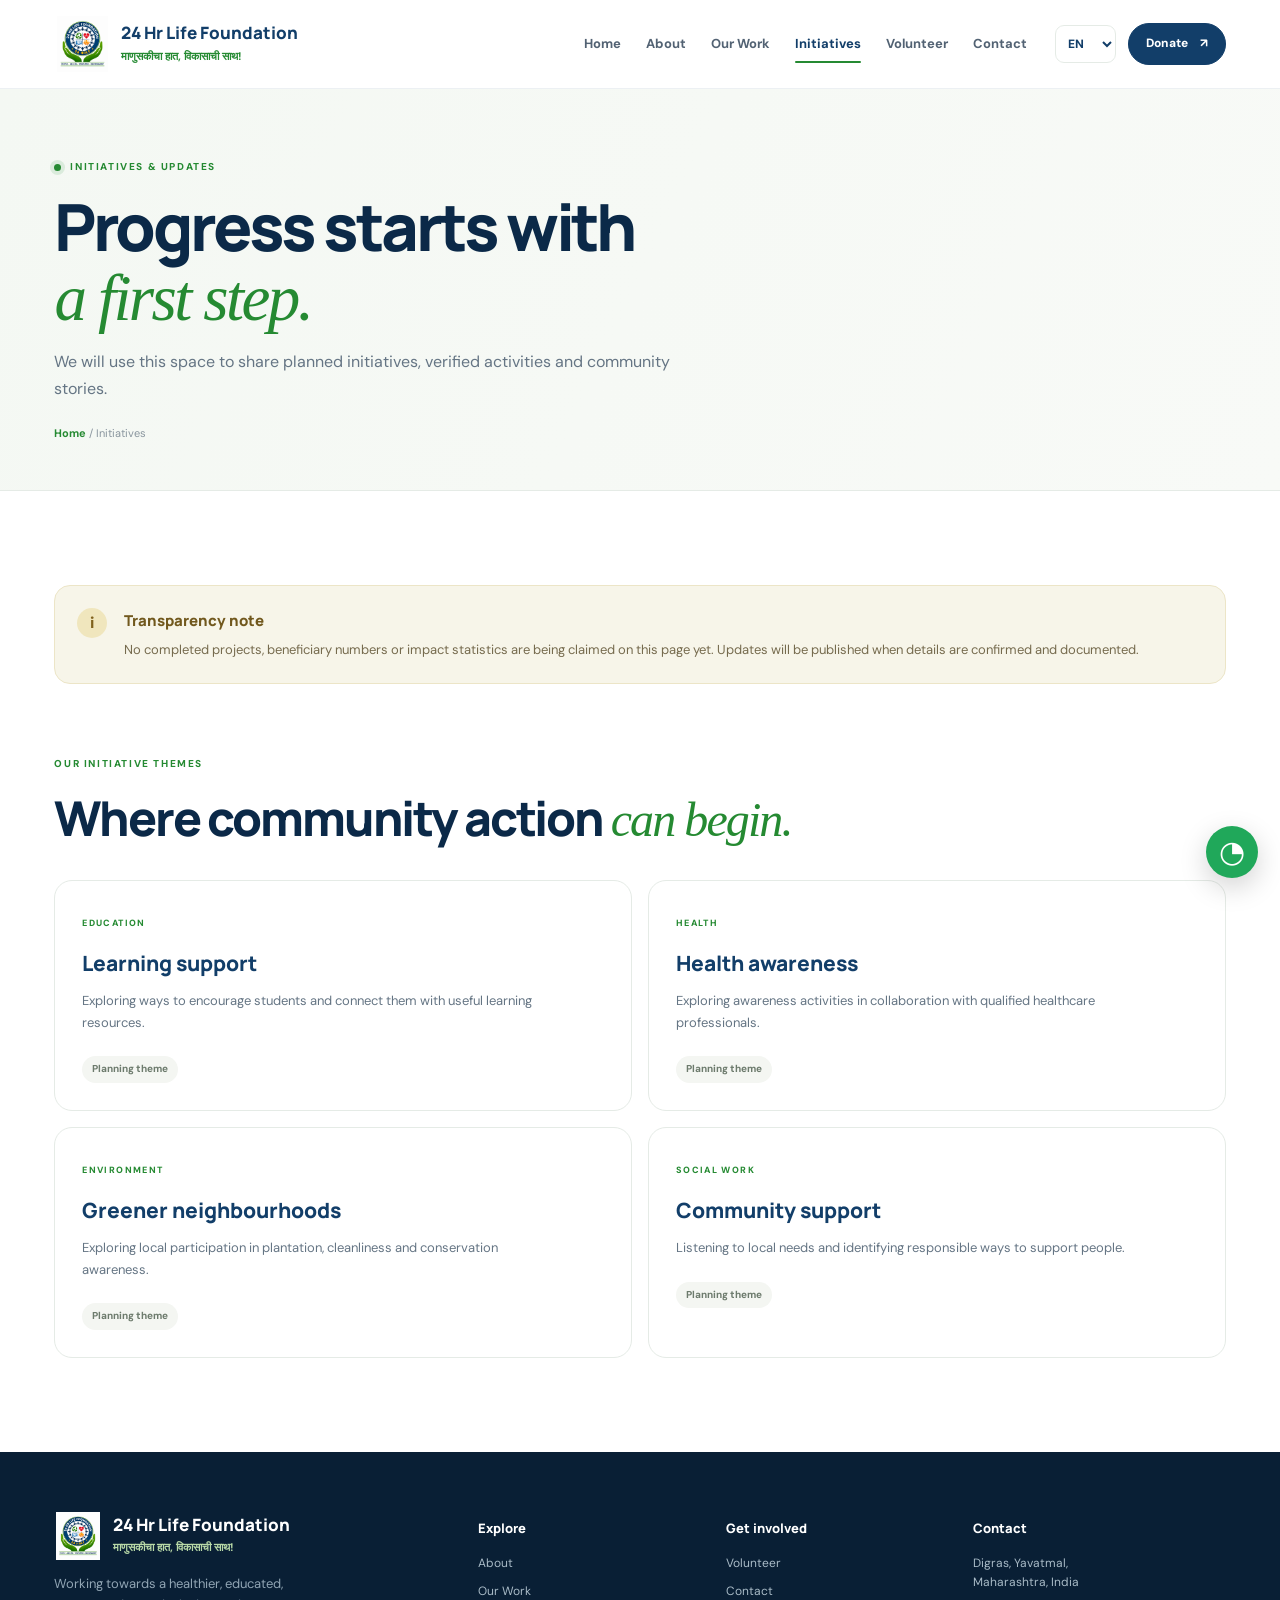
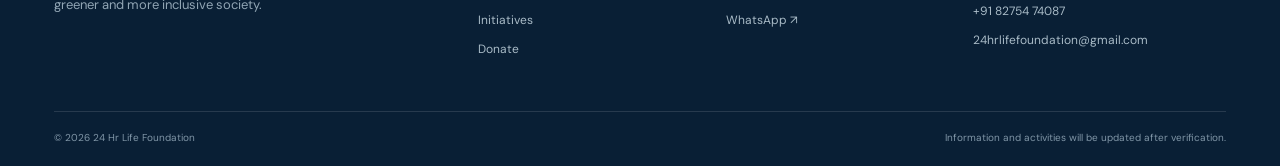
<file: projects.html>
<!doctype html><html lang="en"><head><meta charset="utf-8"><meta name="viewport" content="width=device-width, initial-scale=1"><meta name="theme-color" content="#123e69"><meta name="description" content="Discover initiative themes and verified updates from 24 Hr Life Foundation."><title>Initiatives | 24 Hr Life Foundation</title><link rel="preconnect" href="https://fonts.googleapis.com"><link rel="preconnect" href="https://fonts.gstatic.com" crossorigin><link href="https://fonts.googleapis.com/css2?family=DM+Sans:wght@400;500;600;700&family=Manrope:wght@400;500;600;700;800&display=swap" rel="stylesheet"><link rel="stylesheet" href="css/style.css"></head><body>
<header class="site-header"><div class="container nav-wrap"><a class="brand" href="index.html" aria-label="24 Hr Life Foundation home"><img src="assets/foundation-logo.png" alt="24 Hr Life Foundation logo"><span><strong>24 Hr Life Foundation</strong><small>माणुसकीचा हात, विकासाची साथ!</small></span></a><button class="menu-toggle" id="menuToggle" aria-label="Open navigation" aria-expanded="false"><span></span><span></span><span></span></button><nav class="main-nav" id="mainNav" aria-label="Main navigation"><a href="index.html" data-nav="home" data-i18n="navHome">Home</a><a href="about.html" data-nav="about" data-i18n="navAbout">About</a><a href="our-work.html" data-nav="work" data-i18n="navWork">Our Work</a><a href="projects.html" data-nav="projects" data-i18n="navProjects">Initiatives</a><a href="volunteer.html" data-nav="volunteer" data-i18n="navVolunteer">Volunteer</a><a href="contact.html" data-nav="contact" data-i18n="navContact">Contact</a></nav><div class="nav-actions"><label class="sr-only" for="languageSelect">Select language</label><select id="languageSelect" class="language-select"><option value="en">EN</option><option value="hi">हिंदी</option><option value="mr">मराठी</option></select><a class="button button--small button--donate" href="donate.html" data-i18n="navDonate">Donate <span>↗</span></a></div></div></header><main><section class="page-hero"><div class="container"><div class="eyebrow"><span class="eyebrow-dot"></span>INITIATIVES & UPDATES</div><h1>Progress starts with<br><em>a first step.</em></h1><p>We will use this space to share planned initiatives, verified activities and community stories.</p><div class="breadcrumb"><a href="index.html">Home</a> / Initiatives</div></div></section><section class="section"><div class="container"><div class="notice-card"><span class="notice-icon">i</span><div><b>Transparency note</b><p>No completed projects, beneficiary numbers or impact statistics are being claimed on this page yet. Updates will be published when details are confirmed and documented.</p></div></div><div class="section-heading section-heading--spaced"><div><span class="eyebrow">OUR INITIATIVE THEMES</span><h2>Where community action <em>can begin.</em></h2></div></div><div class="initiative-grid"><article class="initiative-card"><span class="initiative-tag">EDUCATION</span><h3>Learning support</h3><p>Exploring ways to encourage students and connect them with useful learning resources.</p><span class="status-label">Planning theme</span></article><article class="initiative-card"><span class="initiative-tag">HEALTH</span><h3>Health awareness</h3><p>Exploring awareness activities in collaboration with qualified healthcare professionals.</p><span class="status-label">Planning theme</span></article><article class="initiative-card"><span class="initiative-tag">ENVIRONMENT</span><h3>Greener neighbourhoods</h3><p>Exploring local participation in plantation, cleanliness and conservation awareness.</p><span class="status-label">Planning theme</span></article><article class="initiative-card"><span class="initiative-tag">SOCIAL WORK</span><h3>Community support</h3><p>Listening to local needs and identifying responsible ways to support people.</p><span class="status-label">Planning theme</span></article></div></div></section></main><footer class="site-footer"><div class="container footer-grid"><div class="footer-brand"><a class="brand brand--footer" href="index.html"><img src="assets/foundation-logo.png" alt=""><span><strong>24 Hr Life Foundation</strong><small>माणुसकीचा हात, विकासाची साथ!</small></span></a><p data-i18n="footerIntro">Working towards a healthier, educated, greener and more inclusive society.</p></div><div><h3 data-i18n="footerExplore">Explore</h3><a href="about.html" data-i18n="navAbout">About</a><a href="our-work.html" data-i18n="navWork">Our Work</a><a href="projects.html" data-i18n="navProjects">Initiatives</a><a href="donate.html" data-i18n="navDonate">Donate</a></div><div><h3 data-i18n="footerGetInvolved">Get involved</h3><a href="volunteer.html" data-i18n="navVolunteer">Volunteer</a><a href="contact.html" data-i18n="navContact">Contact</a><a href="https://wa.me/918275474087" target="_blank" rel="noopener">WhatsApp ↗</a></div><div><h3 data-i18n="footerContact">Contact</h3><p>Digras, Yavatmal,<br>Maharashtra, India</p><a href="tel:+918275474087">+91 82754 74087</a><p class="muted"><a href="mailto:24hrlifefoundation@gmail.com">24hrlifefoundation@gmail.com</a></p></div></div><div class="container footer-bottom"><span>© <span id="year"></span> 24 Hr Life Foundation</span><span data-i18n="footerNote">Information and activities will be updated after verification.</span></div></footer><a class="floating-whatsapp" href="https://wa.me/918275474087" target="_blank" rel="noopener" aria-label="Chat on WhatsApp">◔</a><script src="js/translations.js"></script><script src="js/main.js"></script></body></html>
</file>
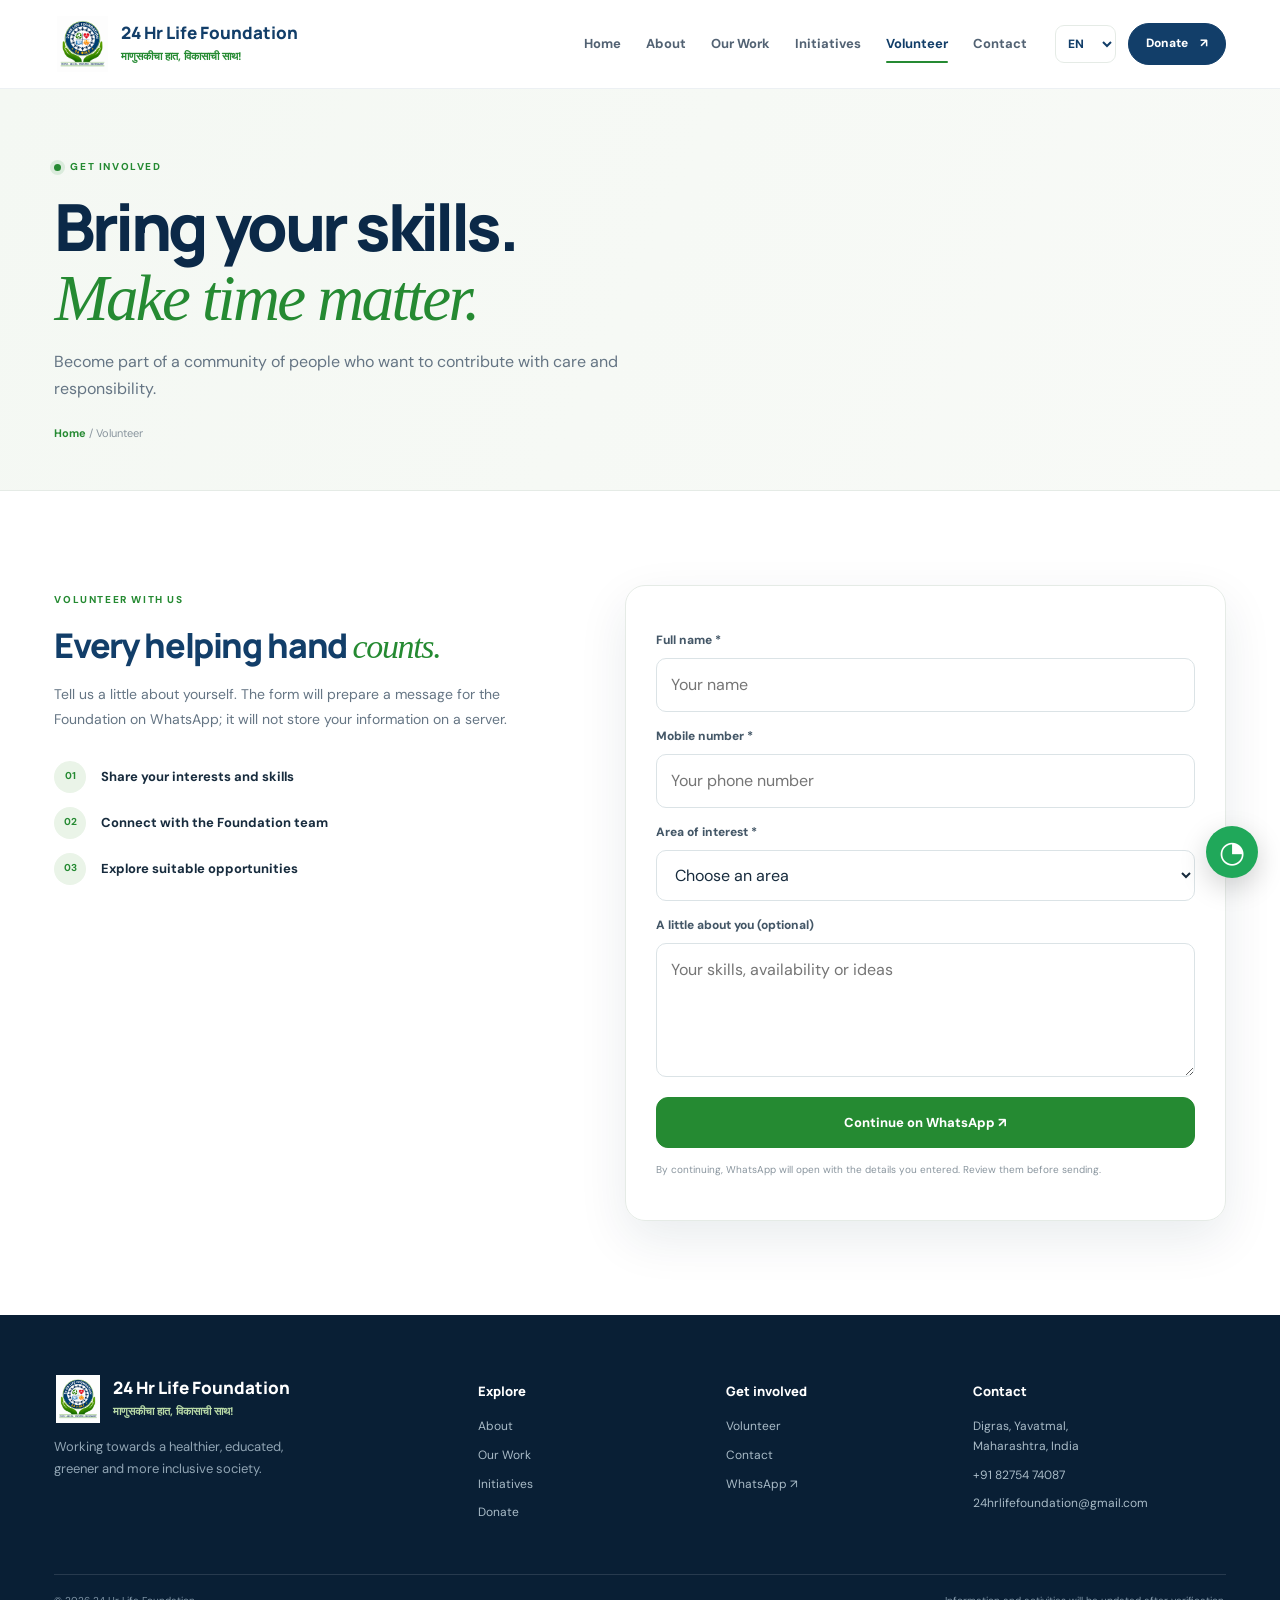
<file: volunteer.html>
<!doctype html><html lang="en"><head><meta charset="utf-8"><meta name="viewport" content="width=device-width, initial-scale=1"><meta name="theme-color" content="#123e69"><meta name="description" content="Connect with 24 Hr Life Foundation to explore volunteering opportunities."><title>Volunteer | 24 Hr Life Foundation</title><link rel="preconnect" href="https://fonts.googleapis.com"><link rel="preconnect" href="https://fonts.gstatic.com" crossorigin><link href="https://fonts.googleapis.com/css2?family=DM+Sans:wght@400;500;600;700&family=Manrope:wght@400;500;600;700;800&display=swap" rel="stylesheet"><link rel="stylesheet" href="css/style.css"></head><body>
<header class="site-header"><div class="container nav-wrap"><a class="brand" href="index.html" aria-label="24 Hr Life Foundation home"><img src="assets/foundation-logo.png" alt="24 Hr Life Foundation logo"><span><strong>24 Hr Life Foundation</strong><small>माणुसकीचा हात, विकासाची साथ!</small></span></a><button class="menu-toggle" id="menuToggle" aria-label="Open navigation" aria-expanded="false"><span></span><span></span><span></span></button><nav class="main-nav" id="mainNav" aria-label="Main navigation"><a href="index.html" data-nav="home" data-i18n="navHome">Home</a><a href="about.html" data-nav="about" data-i18n="navAbout">About</a><a href="our-work.html" data-nav="work" data-i18n="navWork">Our Work</a><a href="projects.html" data-nav="projects" data-i18n="navProjects">Initiatives</a><a href="volunteer.html" data-nav="volunteer" data-i18n="navVolunteer">Volunteer</a><a href="contact.html" data-nav="contact" data-i18n="navContact">Contact</a></nav><div class="nav-actions"><label class="sr-only" for="languageSelect">Select language</label><select id="languageSelect" class="language-select"><option value="en">EN</option><option value="hi">हिंदी</option><option value="mr">मराठी</option></select><a class="button button--small button--donate" href="donate.html" data-i18n="navDonate">Donate <span>↗</span></a></div></div></header><main><section class="page-hero"><div class="container"><div class="eyebrow"><span class="eyebrow-dot"></span>GET INVOLVED</div><h1>Bring your skills.<br><em>Make time matter.</em></h1><p>Become part of a community of people who want to contribute with care and responsibility.</p><div class="breadcrumb"><a href="index.html">Home</a> / Volunteer</div></div></section><section class="section"><div class="container form-layout"><div><span class="eyebrow">VOLUNTEER WITH US</span><h2>Every helping hand <em>counts.</em></h2><p class="muted">Tell us a little about yourself. The form will prepare a message for the Foundation on WhatsApp; it will not store your information on a server.</p><div class="volunteer-points"><div><b>01</b><span>Share your interests and skills</span></div><div><b>02</b><span>Connect with the Foundation team</span></div><div><b>03</b><span>Explore suitable opportunities</span></div></div></div><form class="form-card" id="volunteerForm"><label class="field-label" for="volName">Full name *</label><input class="text-input" id="volName" name="name" required placeholder="Your name"><label class="field-label" for="volPhone">Mobile number *</label><input class="text-input" id="volPhone" name="phone" type="tel" required pattern="[0-9+() -]{8,16}" placeholder="Your phone number"><label class="field-label" for="volArea">Area of interest *</label><select class="text-input" id="volArea" name="area" required><option value="">Choose an area</option><option>Education</option><option>Health</option><option>Environment</option><option>Social Work</option><option>General volunteering</option></select><label class="field-label" for="volMessage">A little about you (optional)</label><textarea class="text-input" id="volMessage" name="message" rows="4" placeholder="Your skills, availability or ideas"></textarea><button class="button button--full" type="submit">Continue on WhatsApp ↗</button><p class="fine-print">By continuing, WhatsApp will open with the details you entered. Review them before sending.</p><p class="form-status" id="volunteerStatus" aria-live="polite"></p></form></div></section></main><footer class="site-footer"><div class="container footer-grid"><div class="footer-brand"><a class="brand brand--footer" href="index.html"><img src="assets/foundation-logo.png" alt=""><span><strong>24 Hr Life Foundation</strong><small>माणुसकीचा हात, विकासाची साथ!</small></span></a><p data-i18n="footerIntro">Working towards a healthier, educated, greener and more inclusive society.</p></div><div><h3 data-i18n="footerExplore">Explore</h3><a href="about.html" data-i18n="navAbout">About</a><a href="our-work.html" data-i18n="navWork">Our Work</a><a href="projects.html" data-i18n="navProjects">Initiatives</a><a href="donate.html" data-i18n="navDonate">Donate</a></div><div><h3 data-i18n="footerGetInvolved">Get involved</h3><a href="volunteer.html" data-i18n="navVolunteer">Volunteer</a><a href="contact.html" data-i18n="navContact">Contact</a><a href="https://wa.me/918275474087" target="_blank" rel="noopener">WhatsApp ↗</a></div><div><h3 data-i18n="footerContact">Contact</h3><p>Digras, Yavatmal,<br>Maharashtra, India</p><a href="tel:+918275474087">+91 82754 74087</a><p class="muted"><a href="mailto:24hrlifefoundation@gmail.com">24hrlifefoundation@gmail.com</a></p></div></div><div class="container footer-bottom"><span>© <span id="year"></span> 24 Hr Life Foundation</span><span data-i18n="footerNote">Information and activities will be updated after verification.</span></div></footer><a class="floating-whatsapp" href="https://wa.me/918275474087" target="_blank" rel="noopener" aria-label="Chat on WhatsApp">◔</a><script src="js/translations.js"></script><script src="js/main.js"></script></body></html>
</file>
<file: css/style.css>
/* 24 Hr Life Foundation — premium responsive frontend */
:root{--navy:#123e69;--navy2:#0b2948;--green:#258a32;--green2:#eaf4e8;--gold:#e9b72d;--ink:#172b3d;--muted:#657584;--paper:#f7f9f6;--line:#e5ebe6;--white:#fff;--shadow:0 18px 50px rgba(14,44,69,.09);--radius:24px;--serif:Georgia,'Times New Roman',serif}*{box-sizing:border-box}html{scroll-behavior:smooth;scroll-padding-top:100px}body{margin:0;background:#fff;color:var(--ink);font-family:'DM Sans',Arial,sans-serif;line-height:1.65}a{color:inherit;text-decoration:none}button,input,select,textarea{font:inherit}.container{width:min(1180px,91.5%);margin-inline:auto}.sr-only{position:absolute;width:1px;height:1px;padding:0;margin:-1px;overflow:hidden;clip:rect(0,0,0,0);white-space:nowrap;border:0}.muted{color:var(--muted)}.top-strip{background:var(--navy2);color:#dce9f2;font-size:12px;letter-spacing:.02em}.top-strip__inner{min-height:36px;display:flex;justify-content:space-between;align-items:center;gap:14px}.top-strip a{color:#fff;font-weight:700}.site-header{position:sticky;top:0;z-index:50;background:rgba(255,255,255,.94);backdrop-filter:blur(18px);border-bottom:1px solid rgba(18,62,105,.08)}.nav-wrap{height:88px;display:flex;align-items:center;gap:28px}.brand{display:flex;align-items:center;gap:11px;min-width:255px}.brand img{width:56px;height:56px;object-fit:contain}.brand strong{display:block;font:800 17px/1.15 'Manrope',sans-serif;color:var(--navy)}.brand small{display:block;font-size:11px;color:var(--green);font-weight:700;margin-top:4px}.main-nav{display:flex;align-items:center;justify-content:center;gap:25px;margin-left:auto}.main-nav a{font-size:13px;font-weight:700;color:#526273;position:relative;padding:10px 0}.main-nav a:hover,.main-nav a.active{color:var(--navy)}.main-nav a.active:after{content:'';position:absolute;bottom:2px;left:0;right:0;height:2px;background:var(--green);border-radius:3px}.nav-actions{display:flex;align-items:center;gap:12px}.language-select{border:1px solid var(--line);border-radius:9px;padding:9px 8px;background:white;color:var(--navy);font-weight:800;font-size:12px}.menu-toggle{display:none;border:0;background:none;padding:8px}.menu-toggle span{display:block;width:23px;height:2px;background:var(--navy);margin:5px}.button{display:inline-flex;align-items:center;justify-content:center;gap:12px;border:1px solid var(--green);border-radius:999px;background:var(--green);color:white;padding:14px 22px;font-size:13px;font-weight:800;transition:.25s ease;cursor:pointer}.button:hover{transform:translateY(-2px);box-shadow:0 10px 22px rgba(37,138,50,.2);background:#1d7429}.button--small{padding:10px 17px;font-size:12px}.button--donate{background:var(--navy);border-color:var(--navy)}.button--donate:hover{background:var(--navy2)}.button--outline{background:transparent;color:var(--navy);border-color:#cbd8df}.button--outline:hover{background:#fff;border-color:var(--navy);box-shadow:none}.button--white{background:#fff;color:var(--navy);border-color:#fff}.button--white:hover{background:#edf5ef}.button--glass{background:transparent;border-color:rgba(255,255,255,.5);color:#fff}.button--glass:hover{background:rgba(255,255,255,.12);box-shadow:none}.button--full{width:100%;border-radius:12px}.hero{position:relative;overflow:hidden;background:linear-gradient(115deg,#f4f8f3 0%,#f7faf8 52%,#edf4ed 100%);padding:78px 0 0}.hero:after{content:'';position:absolute;right:-140px;top:-240px;width:620px;height:620px;border:1px solid rgba(37,138,50,.13);border-radius:50%;box-shadow:0 0 0 50px rgba(37,138,50,.025),0 0 0 100px rgba(37,138,50,.02);pointer-events:none}.hero-grid{display:grid;grid-template-columns:1.04fr .96fr;align-items:center;gap:48px;position:relative;z-index:1;min-height:440px}.eyebrow{display:inline-flex;align-items:center;gap:9px;color:var(--green);font-size:10px;letter-spacing:.16em;font-weight:800}.eyebrow-dot{width:7px;height:7px;border-radius:50%;background:var(--green);box-shadow:0 0 0 4px rgba(37,138,50,.12)}.hero h1,.page-hero h1{font:800 clamp(44px,6.2vw,76px)/1.06 'Manrope',sans-serif;letter-spacing:-.055em;color:var(--navy2);margin:21px 0 19px;max-width:650px}.hero h1 em,.page-hero h1 em,.section h2 em{font-family:var(--serif);font-weight:400;color:var(--green);letter-spacing:-.04em}.hero-lead{max-width:550px;font-size:17px;color:#5d6c79;line-height:1.8}.hero-actions{display:flex;gap:12px;flex-wrap:wrap;margin-top:28px}.hero-proof{display:flex;align-items:center;gap:10px;color:#697a85;font-size:12px;margin-top:28px}.proof-mark{display:grid;place-items:center;width:25px;height:25px;border-radius:50%;background:#e3efdf;color:var(--green);font-size:17px}.hero-art{height:410px;position:relative;display:grid;place-items:center}.hero-art__orb{position:absolute;border-radius:50%;filter:blur(1px)}.orb-one{width:330px;height:330px;background:linear-gradient(140deg,#d8ead5,#eff5e9);right:9%;top:6%}.orb-two{width:225px;height:225px;background:linear-gradient(140deg,#d8e6f1,#f3f7f9);left:7%;bottom:4%}.hero-art__card{position:relative;z-index:1;width:min(360px,85%);background:rgba(255,255,255,.86);border:1px solid rgba(255,255,255,.95);border-radius:30px;padding:25px 24px 22px;box-shadow:0 24px 65px rgba(18,62,105,.13);transform:rotate(-3deg);text-align:center}.hero-art__card img{width:100%;max-height:280px;object-fit:contain}.hero-logo{position:relative;z-index:1;width:min(330px,70%);max-height:330px;object-fit:contain}.hero-art__card div{border-top:1px solid var(--line);padding-top:14px;margin-top:7px}.hero-art__card strong{display:block;font:800 19px 'Manrope';color:var(--navy)}.hero-art__card span{display:block;font-size:10px;letter-spacing:.08em;color:var(--muted);margin-top:4px}.hero-note{position:absolute;z-index:2;bottom:28px;right:0;display:flex;align-items:center;gap:12px;background:white;padding:13px 17px;border-radius:14px;box-shadow:var(--shadow);max-width:260px}.note-icon{display:grid;place-items:center;background:#e8f3e5;color:var(--green);width:37px;height:37px;border-radius:11px;font-size:22px}.hero-note b,.hero-note small{display:block}.hero-note b{font-size:12px;color:var(--navy)}.hero-note small{font-size:10px;color:var(--muted)}.hero-bottom{position:relative;z-index:2;display:flex;justify-content:space-between;align-items:center;border-top:1px solid #dce6dd;padding:18px 0;margin-top:30px;font-size:10px;letter-spacing:.13em;color:var(--green);font-weight:800}.hero-bottom div{display:flex;gap:27px;color:#6e7d86;letter-spacing:0;font-size:11px}.section{padding:94px 0}.intro-grid{display:grid;grid-template-columns:.9fr 1.1fr;gap:85px;align-items:start}.section h2{font:800 clamp(32px,4vw,48px)/1.14 'Manrope',sans-serif;letter-spacing:-.045em;color:var(--navy2);margin:16px 0}.large-copy{font-size:18px;line-height:1.85;color:#657481;margin:0 0 19px}.text-link{display:inline-flex;align-items:center;gap:10px;color:var(--green);font-size:13px;font-weight:800;border-bottom:1px solid #b8d4b5;padding-bottom:4px}.text-link span{font-size:18px;transition:transform .2s}.text-link:hover span{transform:translateX(4px)}.focus-section,.section--tint{background:var(--paper)}.section-heading{display:flex;justify-content:space-between;align-items:end;gap:35px;margin-bottom:37px}.section-heading h2{margin-bottom:0}.section-heading>p{max-width:360px;color:var(--muted);font-size:14px}.focus-grid{display:grid;grid-template-columns:repeat(4,1fr);gap:15px}.focus-card{position:relative;min-height:270px;padding:26px 23px;border-radius:20px;overflow:hidden;transition:.25s ease;border:1px solid transparent}.focus-card:hover{transform:translateY(-6px);box-shadow:var(--shadow)}.focus-card--blue{background:#eaf1f8;color:var(--navy)}.focus-card--green{background:#eaf4e8;color:#246d30}.focus-card--sand{background:#f7f1e5;color:#8b6820}.focus-card--lavender{background:#f0eff8;color:#5c588a}.focus-number{position:absolute;right:22px;top:20px;font-size:11px;letter-spacing:.1em;opacity:.65;font-weight:800}.focus-icon{display:grid;place-items:center;width:55px;height:55px;background:#fff;border-radius:17px;font-size:30px;box-shadow:0 7px 20px rgba(0,0,0,.04);margin:15px 0 27px}.focus-card h3{font:800 20px 'Manrope';margin:0 0 7px}.focus-card p{font-size:12px;line-height:1.7;opacity:.8;margin:0;max-width:190px}.card-arrow{position:absolute;right:22px;bottom:19px;font-size:21px}.story-grid{display:grid;grid-template-columns:.95fr 1.05fr;gap:85px;align-items:center}.story-panel{height:390px;border-radius:28px;background:linear-gradient(145deg,var(--navy),#0a2b4a);padding:25px;color:white;display:flex;flex-direction:column;justify-content:space-between;position:relative;overflow:hidden}.story-panel:before,.story-panel:after{content:'';position:absolute;border:1px solid rgba(255,255,255,.15);border-radius:50%;width:350px;height:350px;right:-100px;top:-130px}.story-panel:after{width:250px;height:250px;right:-50px;top:-80px}.story-panel__top,.story-panel__bottom{display:flex;justify-content:space-between;gap:12px;font-size:10px;letter-spacing:.12em;font-weight:800;position:relative;z-index:1}.story-panel__top span:last-child{color:#b6dba7}.story-symbol{position:relative;z-index:1;align-self:center;display:grid;place-items:center;width:175px;height:175px;border:1px solid rgba(255,255,255,.32);border-radius:50%;font-size:92px;color:#b9df9d;box-shadow:0 0 0 18px rgba(255,255,255,.04),0 0 0 38px rgba(255,255,255,.025)}.story-panel__bottom{display:block;letter-spacing:0}.story-panel__bottom b{display:block;font:800 20px 'Manrope'}.story-panel__bottom span{display:block;color:#c1d2df;margin-top:4px;font-weight:500}.story-copy>p{color:var(--muted);font-size:15px;line-height:1.9}.mini-steps{margin:26px 0;display:grid;gap:12px}.mini-steps div{display:flex;gap:17px;align-items:center;border-bottom:1px solid var(--line);padding-bottom:12px}.mini-steps b{font-size:11px;color:var(--green);letter-spacing:.1em}.mini-steps span{font-size:13px;font-weight:700}.cta-band{background:linear-gradient(110deg,#123e69,#0c2b49);color:#fff;padding:57px 0}.cta-band__inner{display:flex;align-items:center;justify-content:space-between;gap:35px}.eyebrow--light{color:#bde0a7}.cta-band h2{font:800 clamp(27px,3.5vw,40px)/1.18 'Manrope';letter-spacing:-.04em;max-width:620px;margin:12px 0 0}.cta-actions{display:flex;gap:10px;flex-wrap:wrap}.site-footer{background:#091f35;color:#d4e0e8;padding:60px 0 20px}.footer-grid{display:grid;grid-template-columns:1.5fr .8fr .8fr 1fr;gap:45px;padding-bottom:42px}.brand--footer{min-width:0}.brand--footer img{width:48px;height:48px}.brand--footer strong{color:#fff}.brand--footer small{color:#b8d9a7}.footer-brand p{max-width:270px;color:#91a5b4;font-size:13px}.footer-grid h3{font:800 13px 'Manrope';color:white;margin:7px 0 17px}.footer-grid>div:not(:first-child) a,.footer-grid>div:not(:first-child) p{display:block;color:#a9bbc7;font-size:12px;margin:9px 0}.footer-grid a:hover{color:#fff}.footer-bottom{border-top:1px solid rgba(255,255,255,.12);padding-top:18px;display:flex;justify-content:space-between;gap:15px;color:#8096a7;font-size:10px}.floating-whatsapp{position:fixed;right:22px;bottom:22px;z-index:30;display:grid;place-items:center;width:52px;height:52px;border-radius:50%;background:#20a85a;color:#fff;font-size:30px;box-shadow:0 9px 28px rgba(0,0,0,.18)}.page-hero{padding:74px 0 54px;background:linear-gradient(115deg,#f4f8f3,#f8faf7);border-bottom:1px solid var(--line)}.page-hero h1{font-size:clamp(42px,5.4vw,65px);margin:18px 0}.page-hero p{max-width:620px;font-size:16px;color:var(--muted)}.breadcrumb{margin-top:28px;font-size:11px;color:#89959e}.breadcrumb a{color:var(--green);font-weight:700}.two-col{display:grid;grid-template-columns:.85fr 1.15fr;gap:90px}.prose p{color:var(--muted);font-size:15px;line-height:1.95;margin-top:0}.principle-grid{display:grid;grid-template-columns:repeat(4,1fr);gap:15px}.principle-grid article,.support-grid article{padding:25px;background:white;border:1px solid var(--line);border-radius:17px}.principle-grid article>span,.support-grid article>span{font-size:11px;color:var(--green);font-weight:800;letter-spacing:.1em}.principle-grid h3,.support-grid h3{font:800 17px 'Manrope';color:var(--navy);margin:19px 0 7px}.principle-grid p,.support-grid p{font-size:12px;color:var(--muted);margin:0;line-height:1.7}.founder-card{display:flex;align-items:center;gap:25px;padding:32px;border:1px solid var(--line);border-radius:20px;max-width:700px;box-shadow:var(--shadow)}.founder-monogram{width:84px;height:84px;border-radius:50%;display:grid;place-items:center;background:#e8f1e6;color:var(--green);font:800 24px 'Manrope'}.founder-card h2{font-size:28px;margin:8px 0}.founder-card p{color:var(--muted);margin:0}.work-list{display:grid;gap:0}.work-row{display:grid;grid-template-columns:45px 90px 1fr;gap:25px;padding:36px 0;border-bottom:1px solid var(--line);scroll-margin-top:110px}.work-index{font:800 12px 'Manrope';color:#91a0a8;padding-top:12px}.work-icon{width:76px;height:76px;border-radius:20px;display:grid;place-items:center;font-size:36px}.work-icon--blue{background:#eaf1f8;color:var(--navy)}.work-icon--red{background:#fbeeee;color:#d64d55}.work-icon--green{background:#eaf4e8;color:var(--green)}.work-icon--gold{background:#f8f1df;color:#a47a1c}.work-row h2{font:800 28px 'Manrope';color:var(--navy);margin:5px 0}.work-row p{max-width:760px;color:var(--muted);font-size:14px}.work-row ul{display:flex;gap:10px 28px;flex-wrap:wrap;padding-left:18px;color:#536472;font-size:12px}.notice-card{display:flex;gap:17px;padding:22px;background:#f7f5e9;border:1px solid #ece5c7;border-radius:16px}.notice-icon{display:grid;place-items:center;flex:0 0 30px;height:30px;background:#f0e6bd;color:#80621d;border-radius:50%;font-weight:800}.notice-card b{font:800 15px 'Manrope';color:#71581d}.notice-card p{margin:5px 0 0;color:#766b4e;font-size:13px}.section-heading--spaced{margin-top:65px}.initiative-grid{display:grid;grid-template-columns:repeat(2,1fr);gap:16px}.initiative-card{padding:27px;border:1px solid var(--line);border-radius:18px;background:#fff;transition:.2s}.initiative-card:hover{transform:translateY(-3px);box-shadow:var(--shadow)}.initiative-tag{font-size:9px;letter-spacing:.15em;color:var(--green);font-weight:800}.initiative-card h3{font:800 21px 'Manrope';color:var(--navy);margin:15px 0 7px}.initiative-card p{font-size:13px;color:var(--muted);max-width:450px}.status-label{display:inline-block;margin-top:10px;padding:5px 10px;border-radius:30px;background:#f4f6f2;color:#6d7b6d;font-size:10px;font-weight:800}.donate-layout{display:grid;grid-template-columns:1.1fr .9fr;gap:45px;align-items:start}.donate-main{padding:35px;border:1px solid var(--line);border-radius:22px;box-shadow:var(--shadow)}.donate-main h2,.form-layout h2,.contact-layout h2{font:800 34px/1.2 'Manrope';letter-spacing:-.04em;color:var(--navy);margin:14px 0}.donate-main>p{font-size:13px}.amount-grid{display:grid;grid-template-columns:repeat(2,1fr);gap:11px;margin:24px 0}.amount-option{border:1px solid #dbe5dd;border-radius:12px;background:#fff;color:var(--navy);font:800 19px 'Manrope';padding:18px;cursor:pointer;transition:.2s}.amount-option:hover,.amount-option.is-selected{border-color:var(--green);background:#edf6eb;color:var(--green);box-shadow:inset 0 0 0 1px var(--green)}.field-label{display:block;font-size:12px;font-weight:800;color:#445767;margin:15px 0 7px}.text-input{display:block;width:100%;border:1px solid #dbe3e6;border-radius:10px;padding:13px 14px;color:var(--ink);background:white;outline:none;transition:border .2s}.text-input:focus{border-color:var(--green);box-shadow:0 0 0 3px rgba(37,138,50,.1)}textarea.text-input{resize:vertical}.selected-amount{display:flex;justify-content:space-between;align-items:center;padding:17px 0;margin:10px 0 15px;border-top:1px solid var(--line);font-size:12px;color:var(--muted)}.selected-amount strong{font:800 22px 'Manrope';color:var(--green)}.fine-print{font-size:10px!important;color:#89959e;line-height:1.7;margin-top:13px}.donate-aside{background:#eff5ed;border-radius:22px;padding:32px}.aside-symbol{display:grid;place-items:center;width:58px;height:58px;background:white;color:var(--green);border-radius:17px;font-size:33px;margin-bottom:25px}.donate-aside h3{font:800 23px/1.25 'Manrope';color:var(--navy);margin:12px 0}.donate-aside p,.donate-aside li{font-size:12px;color:#5f7162;line-height:1.8}.donate-aside ul{padding-left:18px;margin:18px 0 25px}.support-grid{display:grid;grid-template-columns:repeat(3,1fr);gap:15px}.support-grid article{background:#fff}.support-grid .text-link{font-size:11px;margin-top:17px}.form-layout,.contact-layout{display:grid;grid-template-columns:.9fr 1.1fr;gap:80px;align-items:start}.form-layout>div>p,.contact-layout>div>p{font-size:14px;line-height:1.8}.volunteer-points{display:grid;gap:14px;margin-top:28px}.volunteer-points div{display:flex;align-items:center;gap:15px;font-size:13px;font-weight:700}.volunteer-points b{display:grid;place-items:center;width:32px;height:32px;background:#eaf4e8;color:var(--green);border-radius:50%;font-size:10px}.form-card{padding:30px;border:1px solid var(--line);border-radius:20px;box-shadow:var(--shadow)}.form-card h3{font:800 23px 'Manrope';color:var(--navy);margin:0 0 5px}.form-card>p{font-size:12px}.form-card .button{margin-top:20px}.form-status{color:var(--green);font-size:12px}.contact-method{display:flex;align-items:center;gap:15px;padding:17px 0;border-bottom:1px solid var(--line)}.contact-method>span{display:grid;place-items:center;width:42px;height:42px;background:#edf5eb;border-radius:13px;color:var(--green);font-size:20px}.contact-method small,.contact-method b,.contact-method a{display:block}.contact-method small{font-size:9px;letter-spacing:.12em;color:#89959e;font-weight:800}.contact-method b,.contact-method a{font-size:13px;color:var(--navy);font-weight:800}.contact-layout>div>.button{margin-top:25px}.contact-layout .form-card{margin-top:0}
@media(max-width:1050px){.main-nav{gap:15px}.brand{min-width:220px}.brand strong{font-size:15px}.nav-wrap{gap:15px}.focus-grid{grid-template-columns:repeat(2,1fr)}.hero-grid{gap:20px}.footer-grid{gap:25px}}
@media(max-width:820px){.nav-wrap{height:76px}.menu-toggle{display:block;margin-left:auto;order:3}.nav-actions{order:2}.main-nav{display:none;position:absolute;top:76px;left:0;right:0;background:#fff;padding:14px 5% 22px;border-bottom:1px solid var(--line);box-shadow:0 18px 30px rgba(10,40,60,.08);align-items:stretch;gap:0;flex-direction:column}.main-nav.open{display:flex}.main-nav a{padding:12px 0;border-bottom:1px solid #f0f2ef}.main-nav a.active:after{display:none}.brand{min-width:0}.hero{padding-top:48px}.hero-grid{grid-template-columns:1fr;gap:0}.hero-copy{max-width:650px}.hero-art{height:350px}.hero-art__card{width:290px}.hero-art__card img{max-height:220px}.hero-bottom{align-items:flex-start;flex-direction:column;gap:10px}.hero-bottom div{flex-wrap:wrap;gap:10px 20px}.intro-grid,.story-grid,.two-col,.donate-layout,.form-layout,.contact-layout{grid-template-columns:1fr;gap:35px}.story-panel{max-width:520px}.section{padding:70px 0}.principle-grid{grid-template-columns:repeat(2,1fr)}.footer-grid{grid-template-columns:repeat(2,1fr)}.cta-band__inner{align-items:flex-start;flex-direction:column}.work-row{grid-template-columns:30px 65px 1fr;gap:15px}.work-icon{width:62px;height:62px;font-size:28px}}
@media(max-width:540px){.top-strip__inner{font-size:10px;min-height:34px}.top-strip__inner span{max-width:55%}.brand img{width:46px;height:46px}.brand strong{font-size:13px}.brand small{font-size:9px}.nav-actions{gap:7px}.language-select{padding:8px 5px}.nav-actions .button{padding:9px 12px;font-size:11px}.hero h1,.page-hero h1{font-size:43px}.hero-lead{font-size:15px}.hero-art{height:300px}.hero-art__card{width:245px;padding:16px}.hero-art__card img{max-height:180px}.hero-note{right:0;bottom:10px;max-width:220px;padding:10px}.hero-bottom div{font-size:10px}.section{padding:58px 0}.section-heading{display:block}.section-heading>p{margin-top:15px}.focus-grid{grid-template-columns:1fr 1fr;gap:9px}.focus-card{min-height:230px;padding:18px 15px}.focus-icon{width:45px;height:45px;margin:14px 0 20px}.focus-card h3{font-size:16px}.focus-card p{font-size:11px}.story-panel{height:320px}.story-symbol{width:135px;height:135px;font-size:70px}.cta-band{padding:45px 0}.cta-actions{width:100%}.cta-actions .button{flex:1;padding:12px 14px}.footer-grid{grid-template-columns:1fr 1fr;gap:28px 18px}.footer-grid>div:first-child{grid-column:1/-1}.footer-bottom{flex-direction:column}.page-hero{padding:52px 0 38px}.page-hero h1{font-size:42px}.principle-grid,.initiative-grid,.support-grid{grid-template-columns:1fr}.founder-card{align-items:flex-start;padding:22px;gap:15px}.founder-monogram{width:62px;height:62px;flex:0 0 62px;font-size:18px}.founder-card h2{font-size:22px}.work-row{grid-template-columns:25px 1fr;gap:10px 14px;padding:27px 0}.work-icon{grid-column:2;grid-row:1;width:54px;height:54px}.work-row>div:last-child{grid-column:2}.work-row h2{font-size:24px}.work-row ul{display:block}.donate-main,.donate-aside,.form-card{padding:22px}.donate-main h2,.form-layout h2,.contact-layout h2{font-size:29px}.amount-option{padding:15px}.floating-whatsapp{right:14px;bottom:14px;width:47px;height:47px}}


.leadership-grid{display:grid;grid-template-columns:repeat(3,minmax(0,1fr));gap:20px}.leadership-grid .founder-card{width:100%;max-width:none;min-height:193px;padding:24px;gap:18px}.leadership-grid .founder-monogram{width:72px;height:72px;flex:0 0 72px;font-size:21px}.leadership-grid .founder-card h2{font-size:24px}.leadership-grid .founder-card .eyebrow{font-size:8px}@media(max-width:820px){.leadership-grid{grid-template-columns:1fr}.leadership-grid .founder-card{min-height:0}}@media(max-width:540px){.leadership-grid .founder-card{align-items:flex-start;padding:22px;gap:15px}.leadership-grid .founder-monogram{width:62px;height:62px;flex-basis:62px;font-size:18px}.leadership-grid .founder-card h2{font-size:22px}}

.constitution-ticker{width:100%;overflow:hidden;background:#164A27;color:#fff;padding:14px 0}
.ticker__track{display:flex;width:max-content;animation:preamble-ticker 75s linear infinite;will-change:transform}
.ticker__text{flex:none;margin:0;padding:0 3rem;white-space:nowrap;font-family:'Noto Sans Devanagari','DM Sans',sans-serif;font-size:clamp(14px,1vw,16px);font-weight:600;line-height:1.65}
.constitution-ticker:hover .ticker__track,.constitution-ticker:focus .ticker__track{animation-play-state:paused}
.constitution-ticker:focus-visible{outline:3px solid #fff;outline-offset:-3px}
@keyframes preamble-ticker{from{transform:translateX(0)}to{transform:translateX(-50%)}}
@media(prefers-reduced-motion:reduce){.ticker__track{width:100%;animation:none;transform:none}.ticker__text{white-space:normal;text-align:center;padding:0 1.25rem}.ticker__text[aria-hidden=true]{display:none}}

.work-gallery-section{background:#f7faf8}
.work-photo-grid{display:grid;grid-template-columns:repeat(3,1fr);gap:20px}
.work-photo-grid figure{margin:0;overflow:hidden;border:1px solid var(--line);border-radius:14px;background:#fff}
.work-photo-grid img{display:block;width:100%;height:300px;object-fit:cover;transition:transform .35s ease}
.work-photo-grid figure:hover img{transform:scale(1.03)}
.work-photo-grid figcaption{padding:16px 18px;font:800 16px 'Manrope';color:var(--navy)}
@media(max-width:800px){.work-photo-grid{grid-template-columns:1fr}.work-photo-grid img{height:260px}}
.work-photo-feature{margin:20px 0 0;overflow:hidden;border:1px solid var(--line);border-radius:14px;background:#fff}
.work-photo-feature img{display:block;width:100%;height:520px;object-fit:cover}
.work-photo-feature figcaption{padding:16px 18px;font:800 16px 'Manrope';color:var(--navy)}
@media(max-width:800px){.work-photo-feature img{height:320px}}

.work-photo-card,.work-photo-feature{width:100%;padding:0;text-align:left;border:1px solid var(--line);border-radius:14px;background:#fff;overflow:hidden;cursor:pointer;color:inherit}
.work-photo-card span,.work-photo-feature span{display:flex;justify-content:space-between;align-items:center;padding:16px 18px;font:800 16px 'Manrope';color:var(--navy)}
.work-photo-card span b,.work-photo-feature span b{font:700 12px 'DM Sans';color:var(--green)}
.work-photo-feature{margin:20px 0 0}
.work-photo-feature img{height:520px}
.work-dialog{width:min(960px,calc(100% - 32px));padding:0;border:0;border-radius:18px;box-shadow:0 24px 80px rgba(11,41,72,.28)}
.work-dialog::backdrop{background:rgba(11,41,72,.72)}
.work-dialog__close{position:absolute;z-index:2;top:12px;right:12px;width:38px;height:38px;border:0;border-radius:50%;background:#fff;color:var(--navy);font-size:26px;cursor:pointer}
.work-dialog__grid{display:grid;grid-template-columns:1.15fr .85fr;min-height:420px}
.work-dialog__grid>img{width:100%;height:100%;max-height:520px;object-fit:cover}
.work-dialog__content{padding:55px 38px 38px;display:flex;flex-direction:column;justify-content:center}
.work-dialog__content h2{margin:8px 0 14px;color:var(--navy);font:800 34px 'Manrope'}
.work-dialog__content p{margin:0;color:var(--muted);line-height:1.75}
@media(max-width:800px){.work-dialog__grid{grid-template-columns:1fr}.work-dialog__grid>img{height:260px}.work-dialog__content{padding:28px 24px}.work-dialog__content h2{font-size:28px}}

.mission-grid{display:grid;grid-template-columns:repeat(2,minmax(0,1fr));gap:20px}
.mission-card{background:#fff;border:1px solid var(--line);border-radius:20px;padding:35px}
.mission-card p{font-size:16px;line-height:1.85;color:var(--muted);margin:18px 0 0}
.work-category-grid{display:grid;grid-template-columns:repeat(2,minmax(0,1fr));gap:16px}
.work-category-grid article{border:1px solid var(--line);border-radius:18px;background:#fff;padding:28px}
.work-category-grid article:last-child{grid-column:1/-1}
.work-category-grid article>span{display:inline-grid;place-items:center;width:38px;height:38px;border-radius:50%;background:#eaf4e8;color:var(--green);font-size:11px;font-weight:800}
.work-category-grid h3{font:800 20px 'Manrope';color:var(--navy);margin:18px 0 8px}
.work-category-grid p{font-size:13px;line-height:1.8;color:var(--muted);margin:0}
.governance-grid{display:grid;grid-template-columns:.75fr 1.25fr;gap:75px;align-items:start}
.governance-list{margin:0;border-top:1px solid var(--line)}
.governance-list div{display:grid;grid-template-columns:170px 1fr;gap:20px;padding:18px 0;border-bottom:1px solid var(--line)}
.governance-list dt{font-size:12px;font-weight:800;color:var(--navy)}
.governance-list dd{margin:0;font-size:13px;color:var(--muted);line-height:1.7}
@media(max-width:820px){.mission-grid,.work-category-grid,.governance-grid{grid-template-columns:1fr}.work-category-grid article:last-child{grid-column:auto}.governance-grid{gap:30px}.governance-list div{grid-template-columns:1fr;gap:5px}}

/* About page alignment and spacing */
.page-hero{padding:64px 0 48px}
.page-hero h1{margin:14px 0 16px}
.page-hero p{margin:0}
.page-hero .breadcrumb{margin-top:22px}
.two-col{align-items:start}
.two-col h2{max-width:450px}
.prose{max-width:620px}
.mission-grid{align-items:stretch}
.mission-card{min-height:220px;display:flex;flex-direction:column;justify-content:flex-start}
.mission-card p{max-width:560px}
.section-heading{margin-bottom:32px}
.work-category-grid article{display:flex;flex-direction:column;align-items:flex-start}
.work-category-grid article>span{flex:0 0 38px}
.work-category-grid h3{min-height:52px}
.work-category-grid article:last-child{max-width:calc(50% - 8px)}
.leadership-grid{align-items:stretch}
.leadership-grid .founder-card{height:100%;min-height:205px}
.leadership-grid .founder-card h2{line-height:1.25}
.governance-grid{align-items:start}
.governance-grid>div h2{max-width:390px}
.governance-list{width:100%}
.governance-list div{align-items:start}

@media(max-width:820px){
.page-hero{padding:48px 0 38px}
.page-hero h1{margin-top:12px}
.two-col h2,.governance-grid>div h2{max-width:none}
.mission-card{min-height:0}
.work-category-grid h3{min-height:0}
.work-category-grid article:last-child{max-width:none}
.leadership-grid .founder-card{min-height:0}
}
</file>
